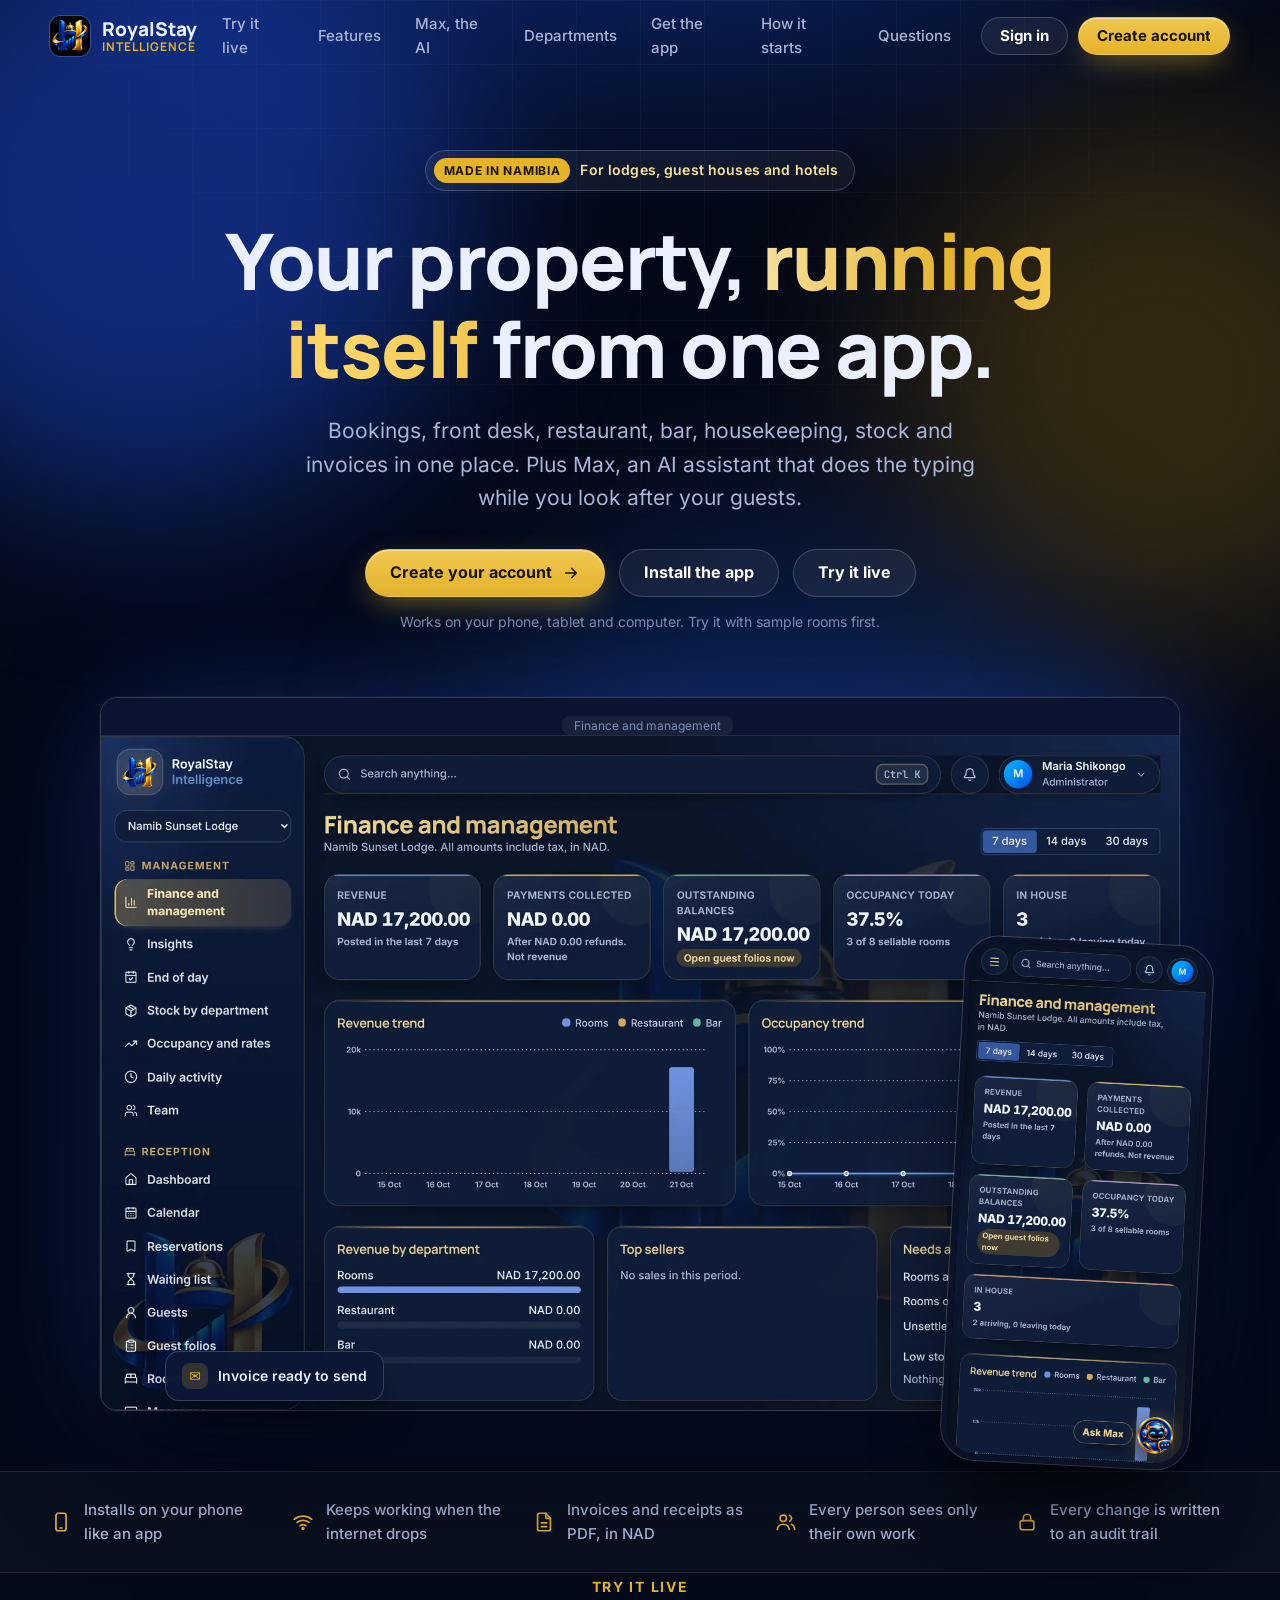
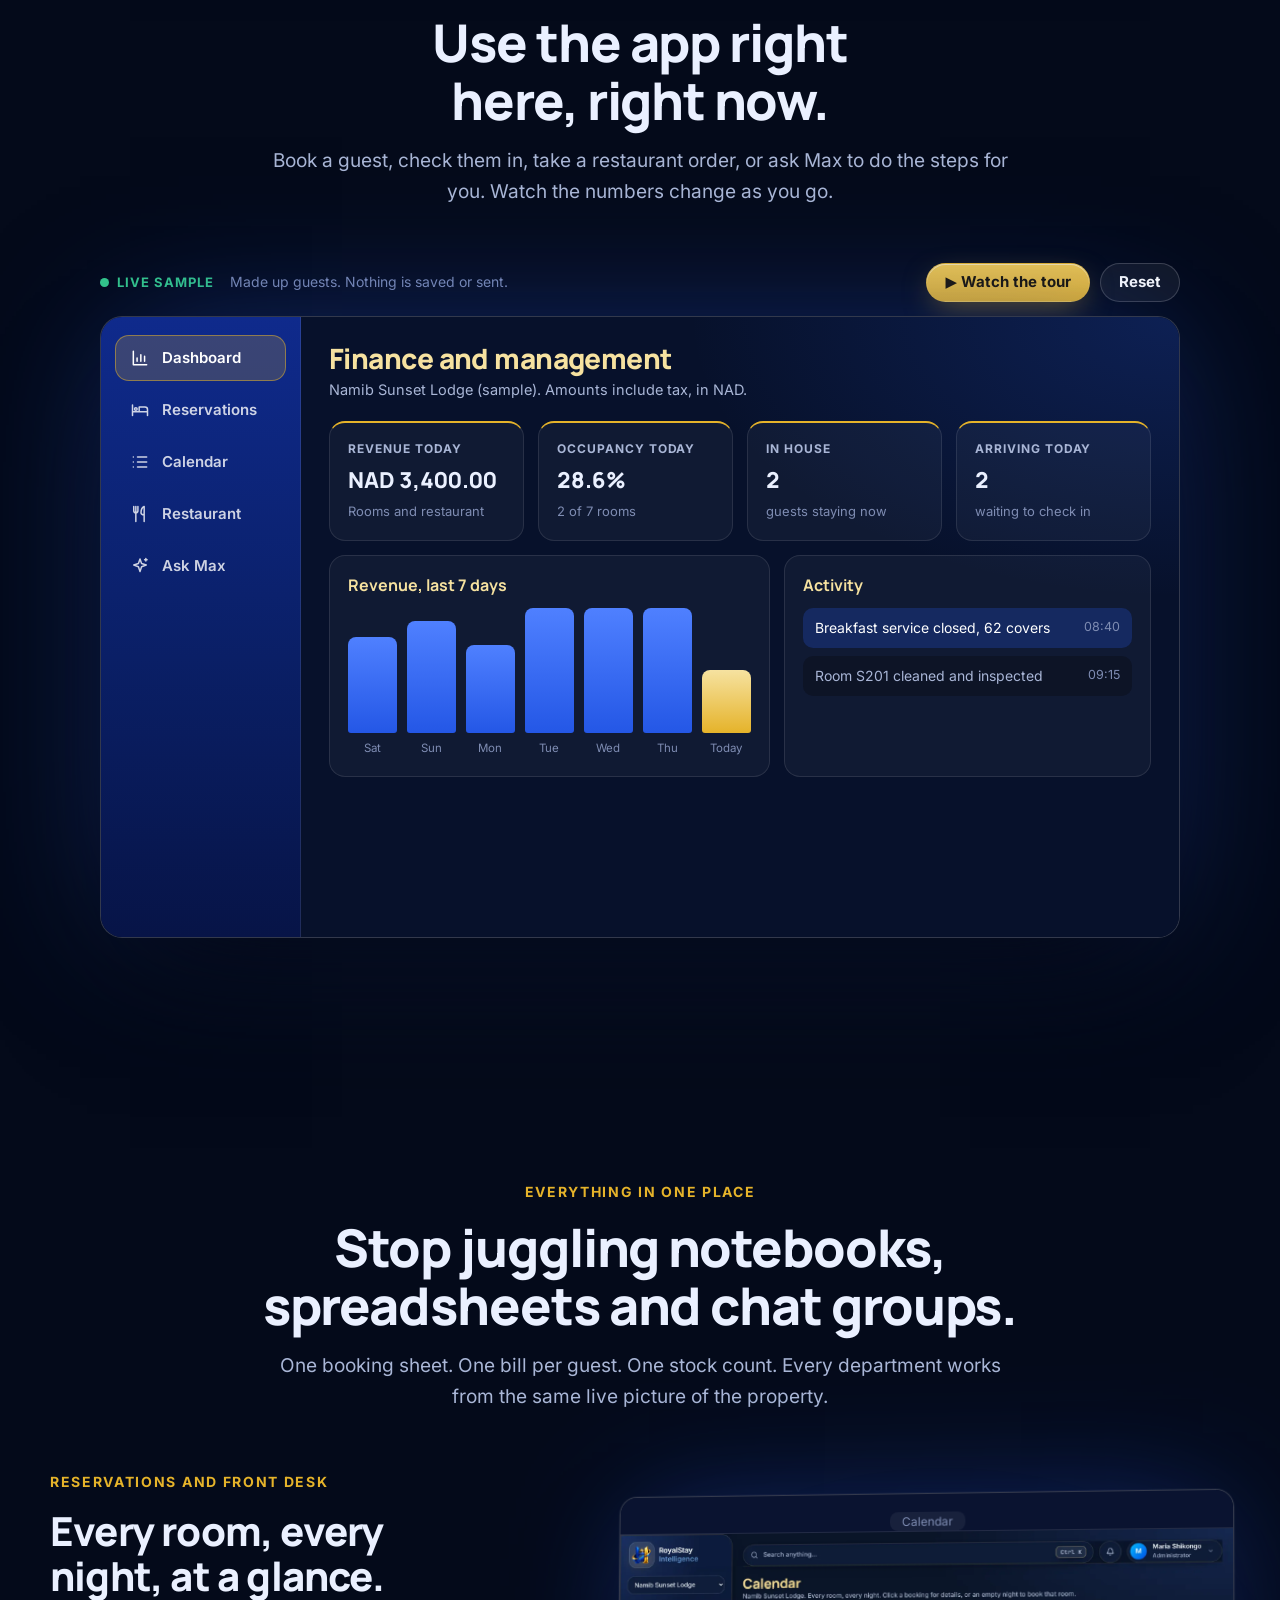
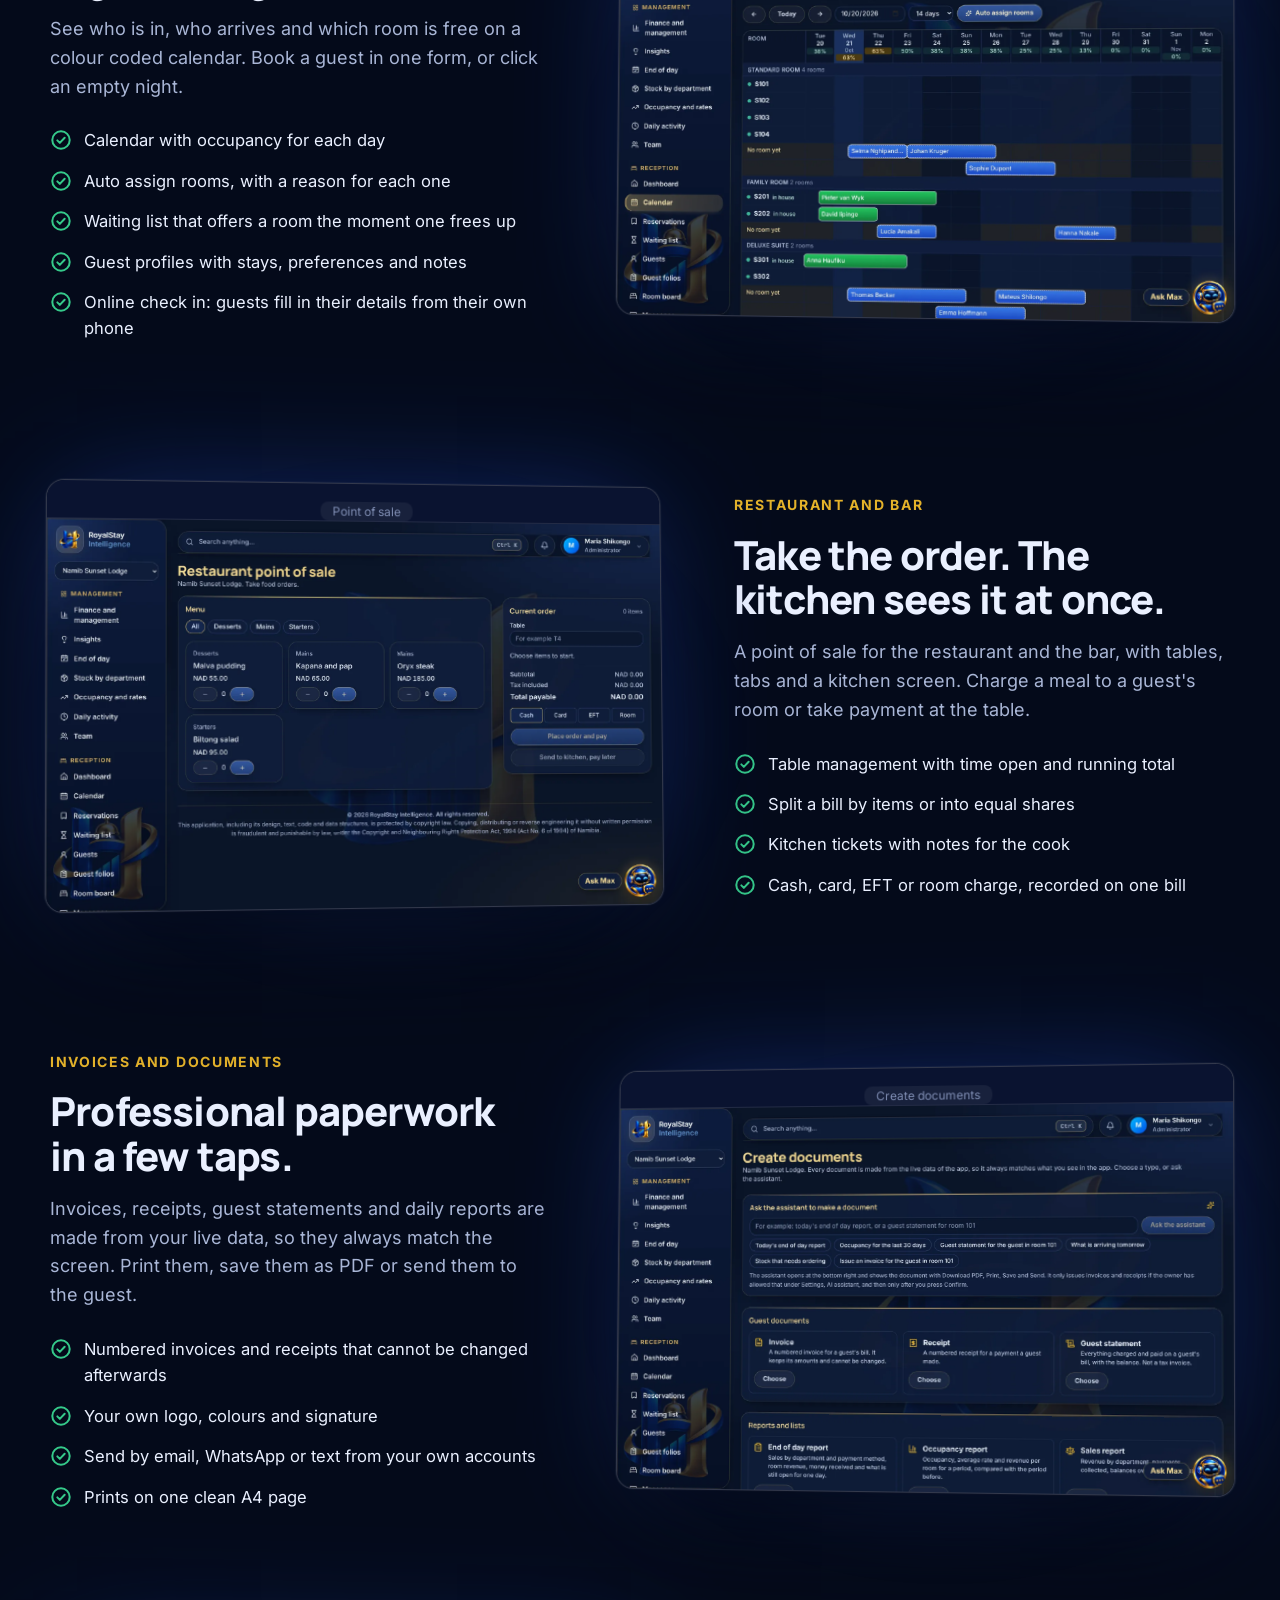
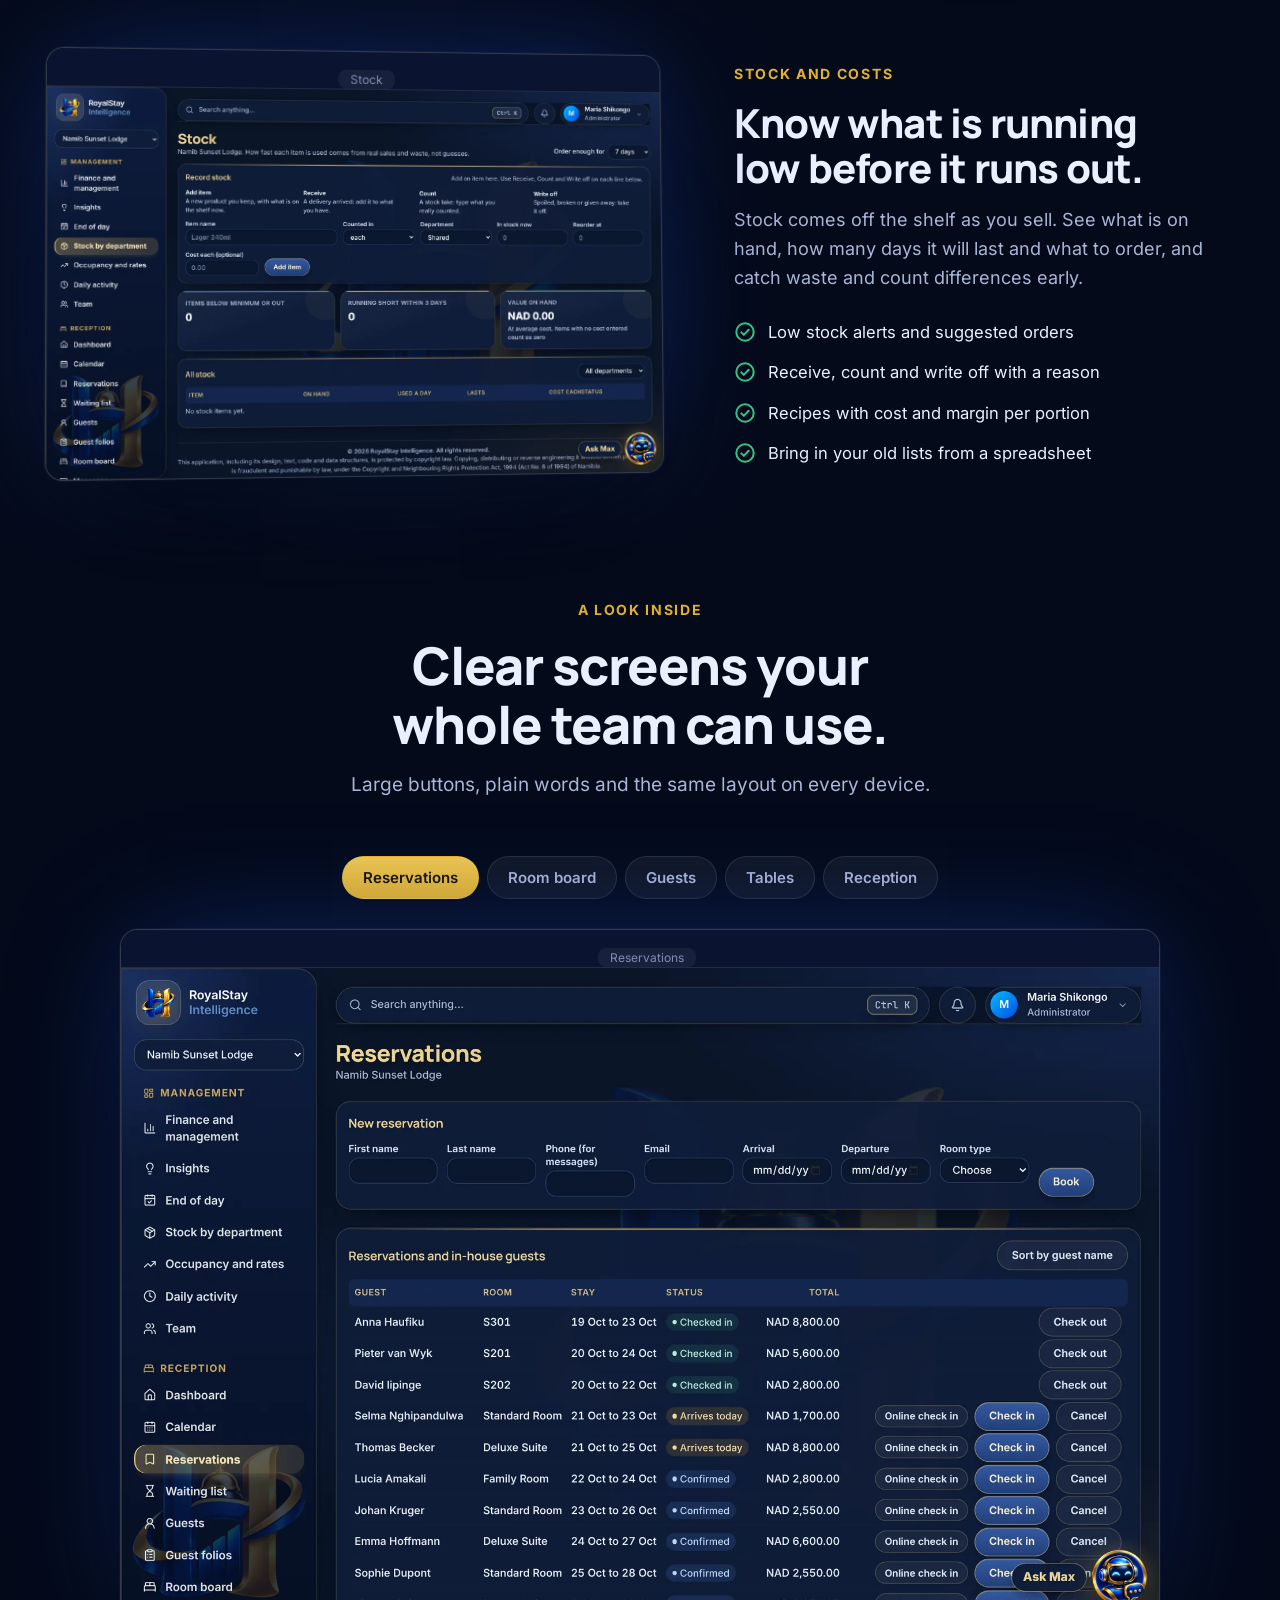
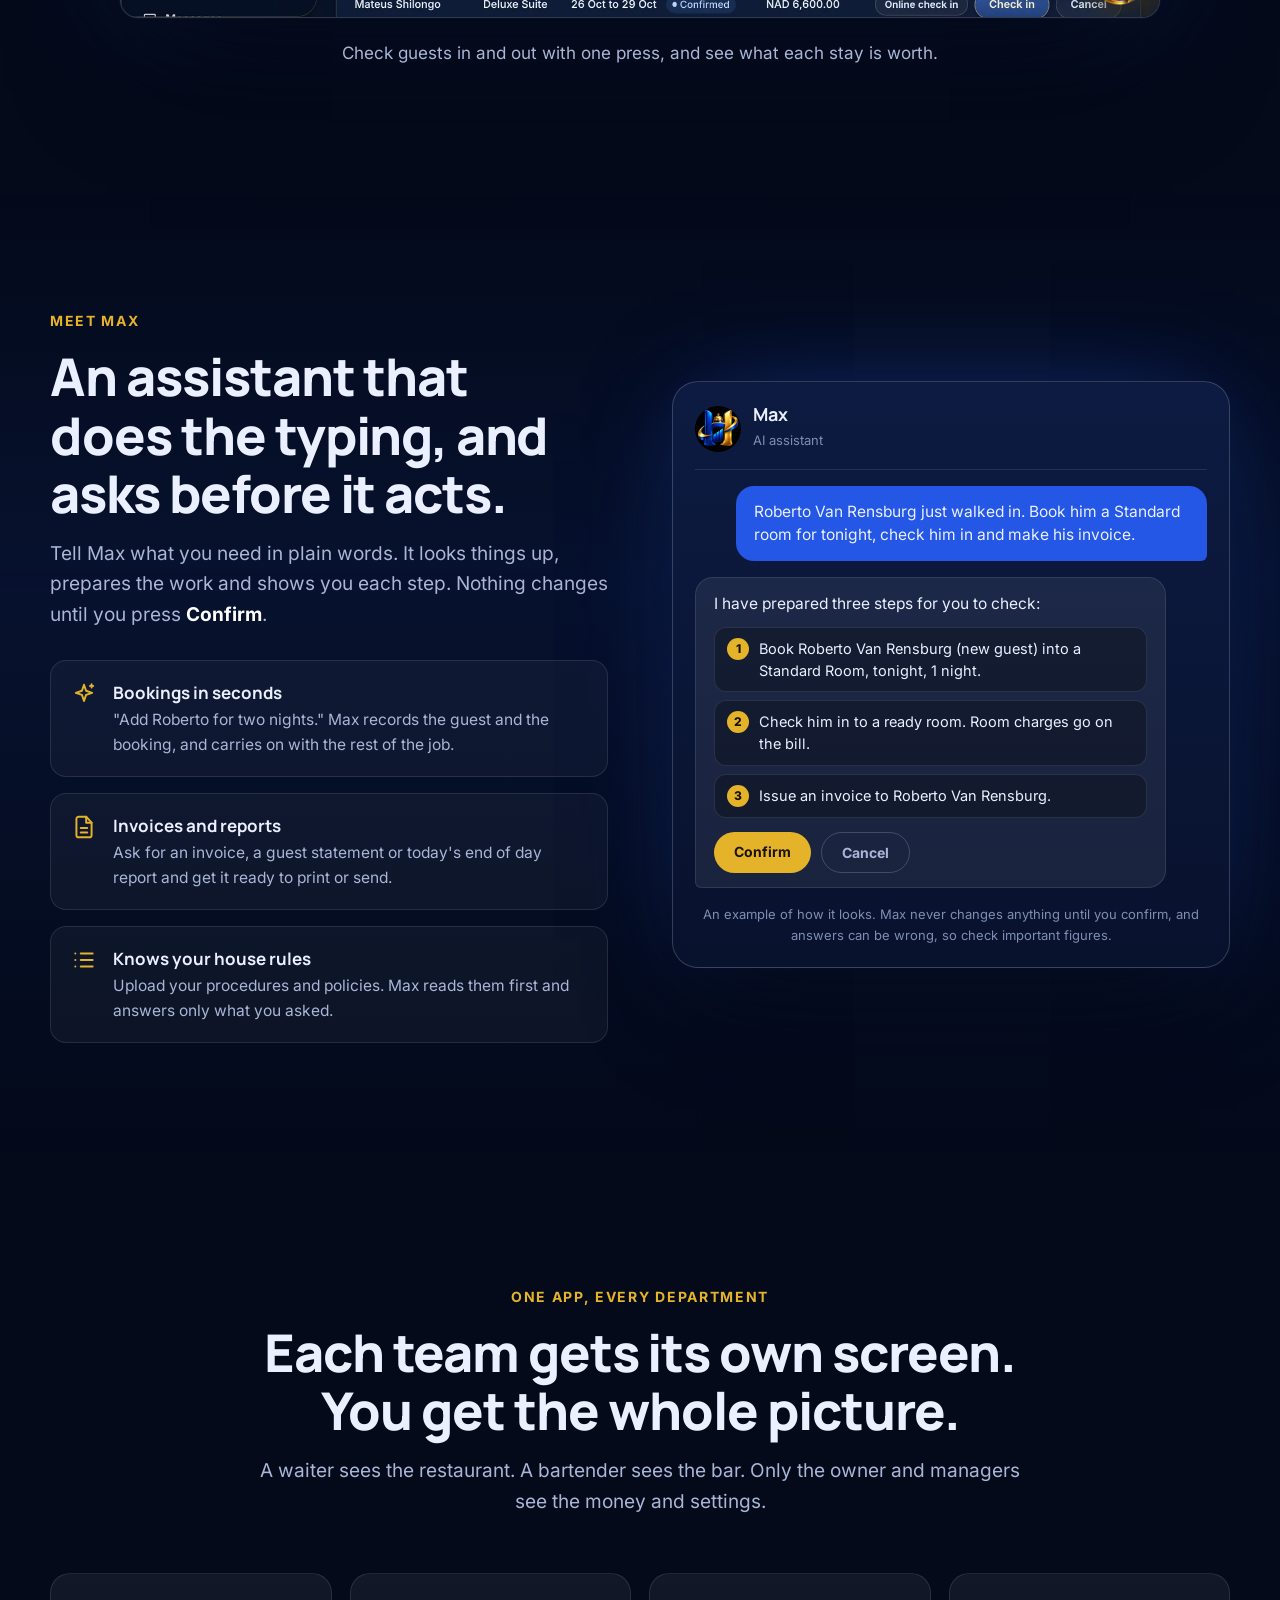
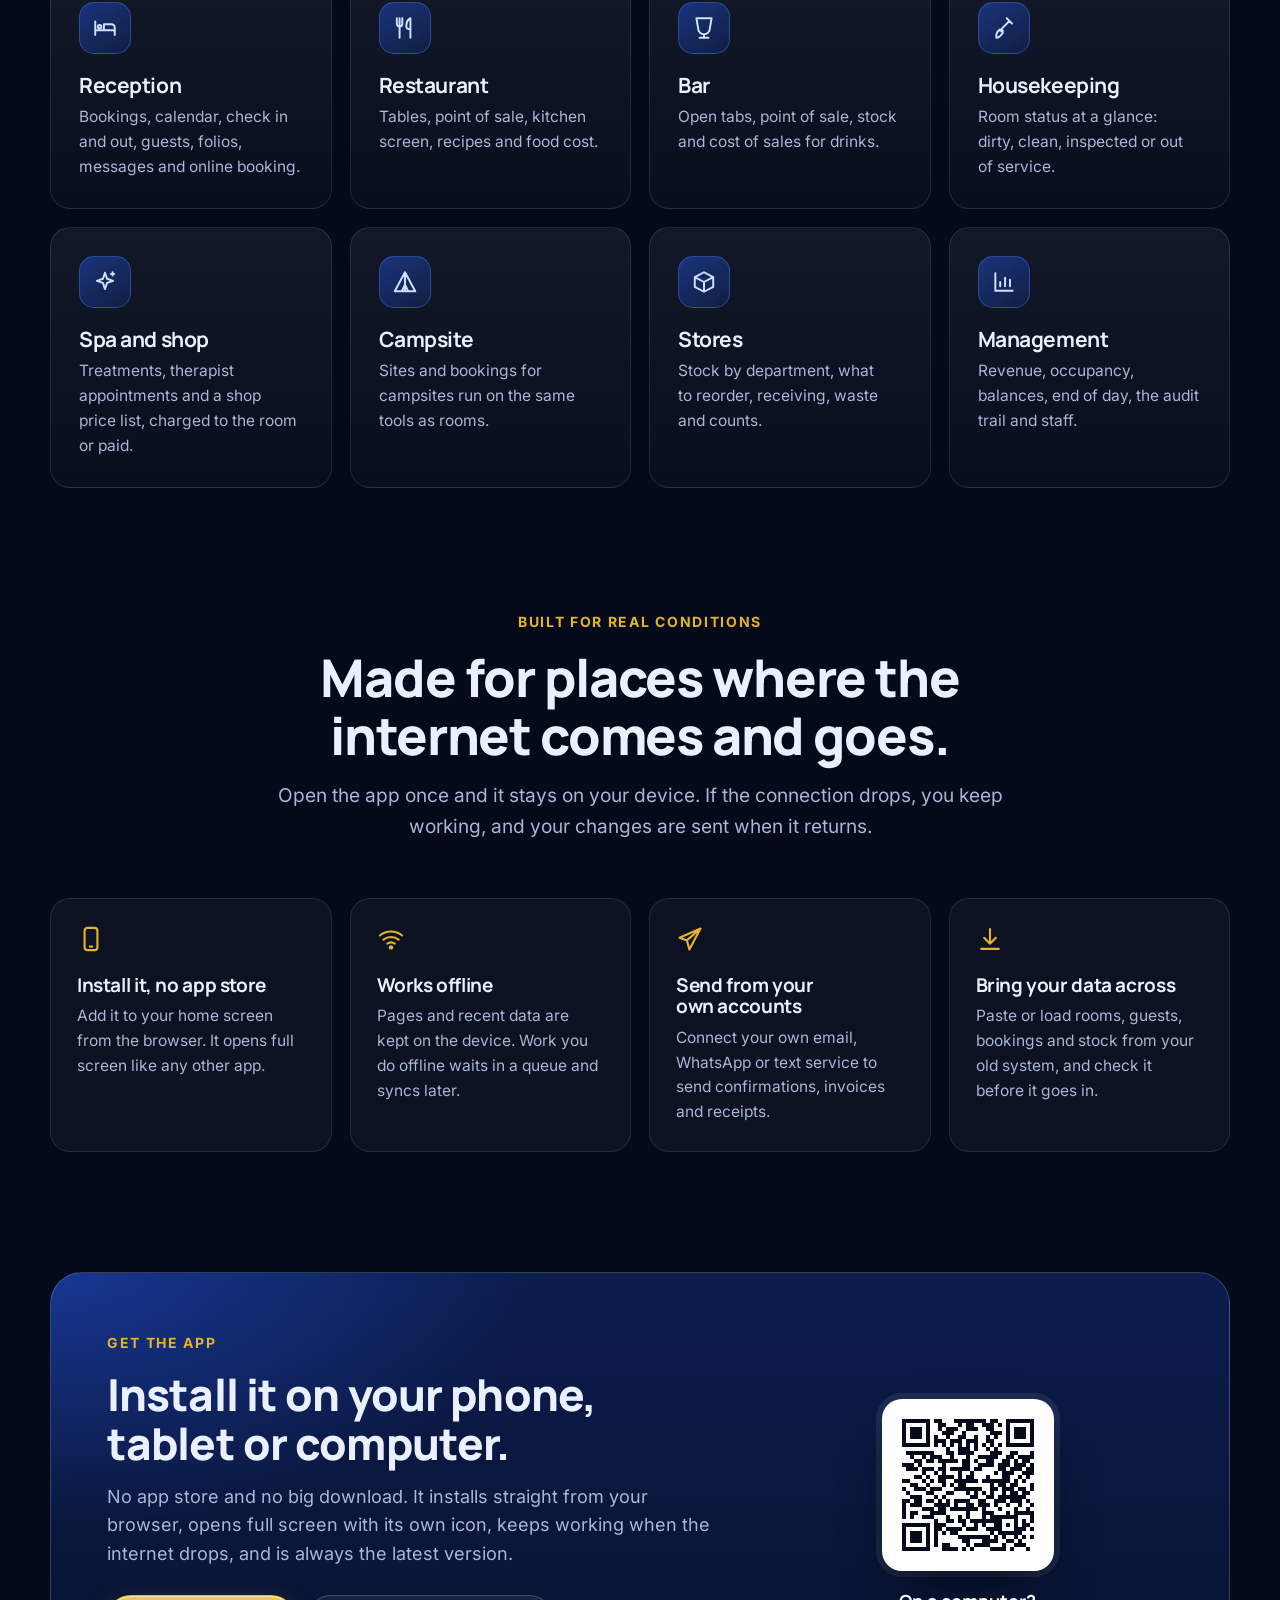
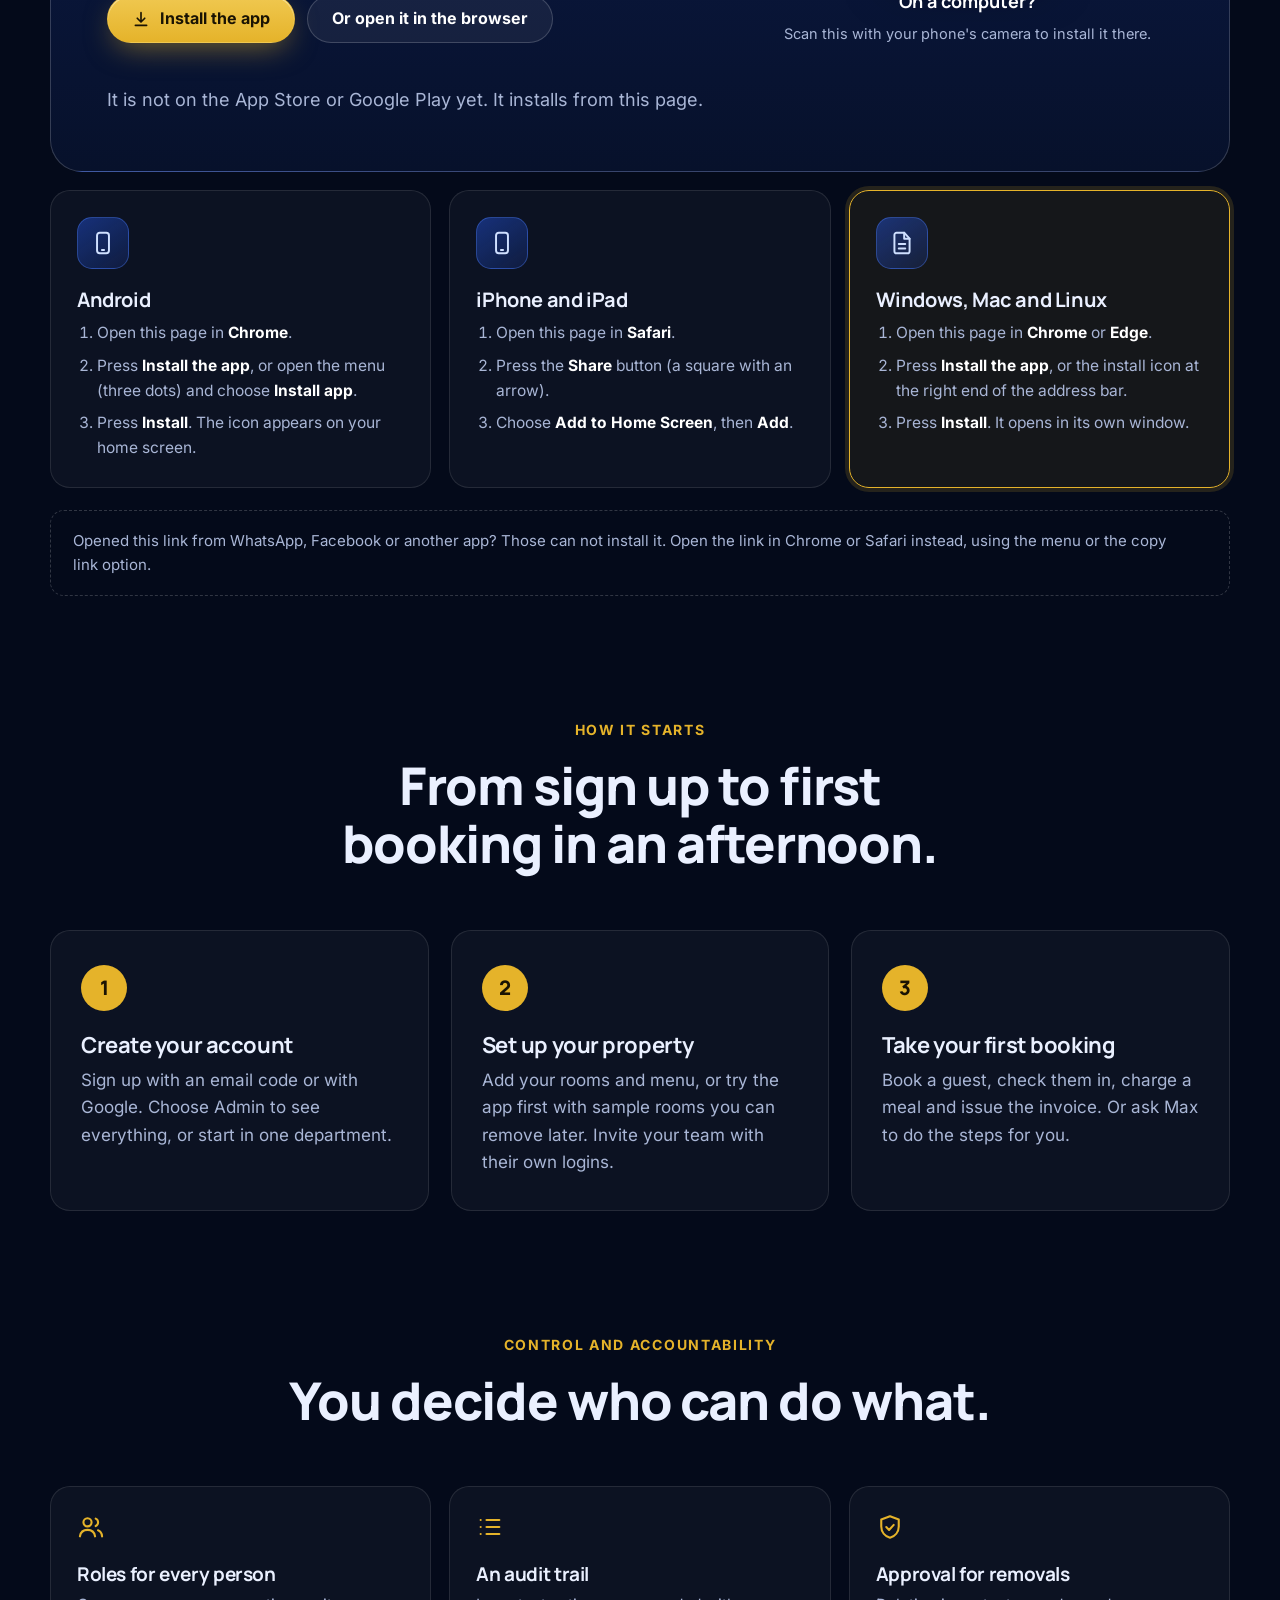
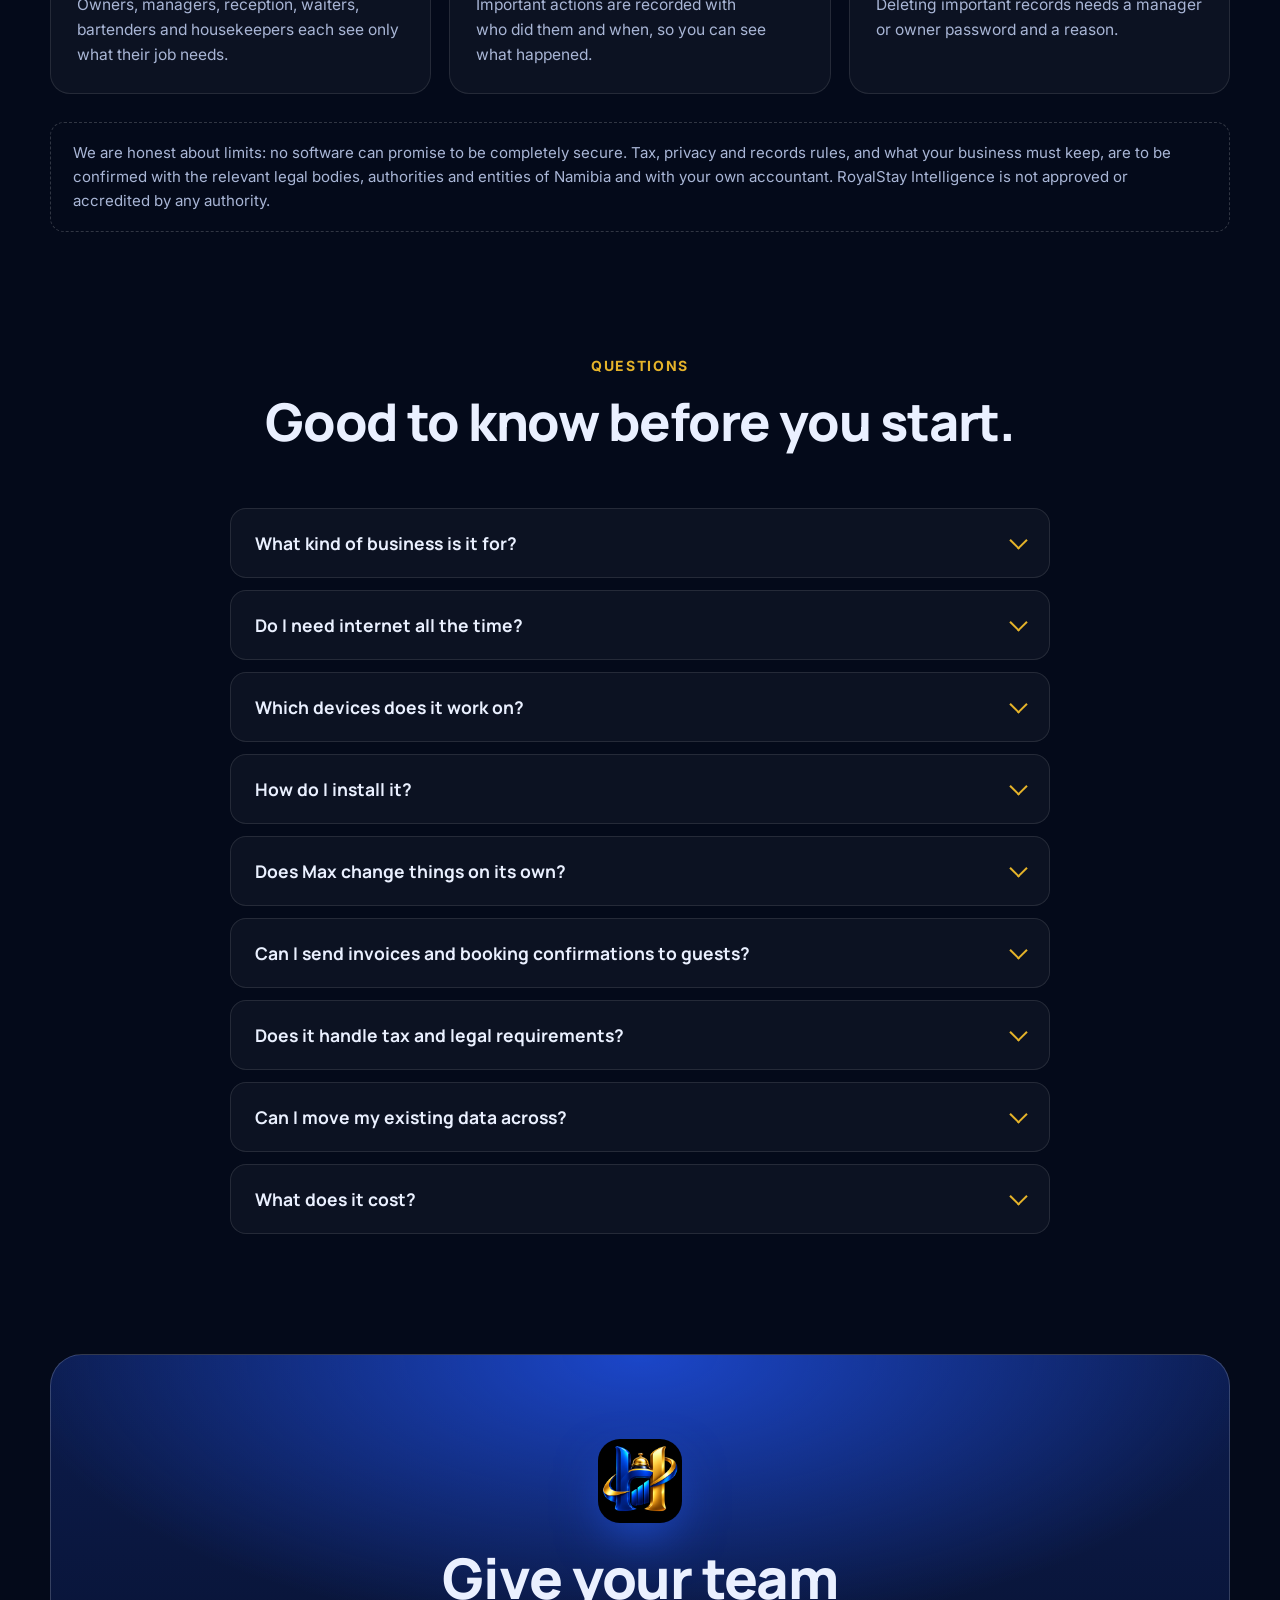
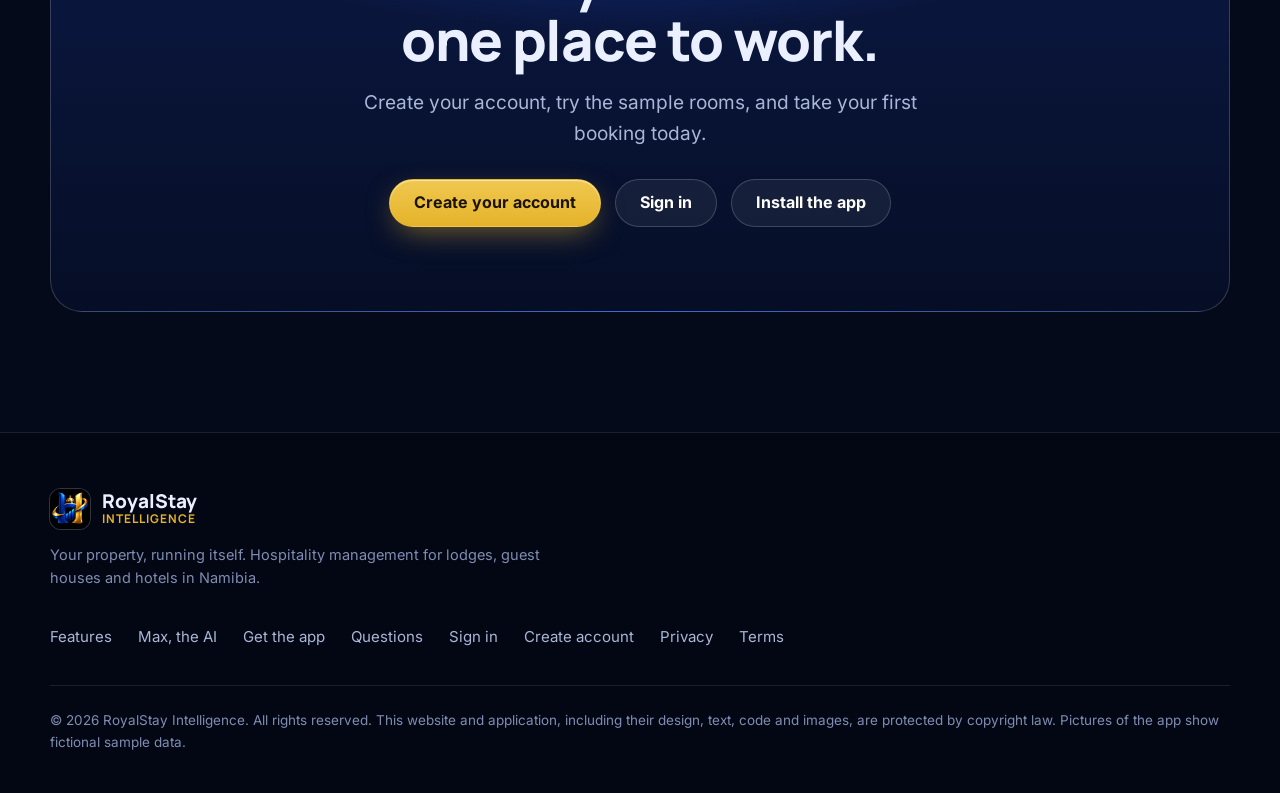
<file: index.html>
<!doctype html>
<html lang="en" class="no-js">
<head>
<meta charset="utf-8">
<meta name="viewport" content="width=device-width, initial-scale=1">
<title>RoyalStay Intelligence | Run your whole property from one app</title>
<meta name="description" content="Reservations, front desk, restaurant, bar, housekeeping, stock and invoices in one app, with Max, an AI assistant that does the typing. Made for lodges, guest houses and hotels in Namibia.">
<meta name="theme-color" content="#040a1a">
<meta name="robots" content="index, follow">
<meta property="og:type" content="website">
<meta property="og:title" content="RoyalStay Intelligence">
<meta property="og:description" content="Run your whole property from one app: bookings, front desk, restaurant, bar, stock, invoices and an AI assistant called Max.">
<meta property="og:image" content="https://mrandrecloete-hub.github.io/royalstay-website/img/og.jpg">
<meta name="twitter:card" content="summary_large_image">
<link rel="icon" type="image/png" href="img/favicon.png">
<link rel="apple-touch-icon" href="img/apple-touch-icon.png">
<link rel="preload" href="fonts/manrope-latin-wght-normal.woff2" as="font" type="font/woff2" crossorigin>
<link rel="preload" href="fonts/inter-latin-wght-normal.woff2" as="font" type="font/woff2" crossorigin>
<link rel="stylesheet" href="css/site.css">
<script>document.documentElement.classList.remove('no-js')</script>
</head>
<body>
<a class="skip" href="#main">Skip to the content</a>

<!-- icons used below -->
<svg width="0" height="0" style="position:absolute" aria-hidden="true">
  <symbol id="i-check" viewBox="0 0 24 24" fill="none" stroke="currentColor" stroke-width="2.2" stroke-linecap="round" stroke-linejoin="round"><circle cx="12" cy="12" r="9.5"/><path d="m8 12.4 2.7 2.7L16 9.6"/></symbol>
  <symbol id="i-phone" viewBox="0 0 24 24" fill="none" stroke="currentColor" stroke-width="1.8" stroke-linecap="round" stroke-linejoin="round"><rect x="6.5" y="2.5" width="11" height="19" rx="2.5"/><path d="M11 18.5h2"/></symbol>
  <symbol id="i-wifi" viewBox="0 0 24 24" fill="none" stroke="currentColor" stroke-width="1.8" stroke-linecap="round" stroke-linejoin="round"><path d="M2.5 9a15 15 0 0 1 19 0M5.5 12.5a10.5 10.5 0 0 1 13 0M8.8 16a5.5 5.5 0 0 1 6.4 0"/><circle cx="12" cy="19.2" r="1" fill="currentColor"/></symbol>
  <symbol id="i-doc" viewBox="0 0 24 24" fill="none" stroke="currentColor" stroke-width="1.8" stroke-linecap="round" stroke-linejoin="round"><path d="M14 2.5H7a2 2 0 0 0-2 2v15a2 2 0 0 0 2 2h10a2 2 0 0 0 2-2V8z"/><path d="M14 2.5V8h5M9 13h6M9 17h6"/></symbol>
  <symbol id="i-lock" viewBox="0 0 24 24" fill="none" stroke="currentColor" stroke-width="1.8" stroke-linecap="round" stroke-linejoin="round"><rect x="4.5" y="10.5" width="15" height="10" rx="2.5"/><path d="M8 10.5V7.5a4 4 0 0 1 8 0v3"/></symbol>
  <symbol id="i-bed" viewBox="0 0 24 24" fill="none" stroke="currentColor" stroke-width="1.8" stroke-linecap="round" stroke-linejoin="round"><path d="M3 18.5V6M3 14h18v4.5M21 14v-2.5a3 3 0 0 0-3-3h-7V14"/><circle cx="7" cy="10.8" r="1.6"/></symbol>
  <symbol id="i-fork" viewBox="0 0 24 24" fill="none" stroke="currentColor" stroke-width="1.8" stroke-linecap="round" stroke-linejoin="round"><path d="M7 3v8M4.5 3v5a2.5 2.5 0 0 0 5 0V3M7 11v10M17 21V3c-2.5 1.2-3.8 4-3.8 7.5 0 1.6 1.4 2.5 3.8 2.5"/></symbol>
  <symbol id="i-glass" viewBox="0 0 24 24" fill="none" stroke="currentColor" stroke-width="1.8" stroke-linecap="round" stroke-linejoin="round"><path d="M5 3h14l-1.6 9.4a5.4 5.4 0 0 1-10.8 0zM12 17.8V21M8 21h8"/></symbol>
  <symbol id="i-spark" viewBox="0 0 24 24" fill="none" stroke="currentColor" stroke-width="1.8" stroke-linecap="round" stroke-linejoin="round"><path d="M12 3.5 13.9 9l5.6 1.9-5.6 1.9L12 18.5l-1.9-5.7L4.5 10.9 10.1 9zM19 3v3M20.5 4.5h-3"/></symbol>
  <symbol id="i-broom" viewBox="0 0 24 24" fill="none" stroke="currentColor" stroke-width="1.8" stroke-linecap="round" stroke-linejoin="round"><path d="m14.5 3 5 5M17 5.5 9.5 13M5 21c-.5-2.5.5-5.5 3-7.5l3 3C9 19 6.5 21.5 5 21zM9.5 13l1.6 1.6"/></symbol>
  <symbol id="i-box" viewBox="0 0 24 24" fill="none" stroke="currentColor" stroke-width="1.8" stroke-linecap="round" stroke-linejoin="round"><path d="m3.5 7.5 8.5-4.5 8.5 4.5v9L12 21l-8.5-4.5zM3.5 7.5 12 12l8.5-4.5M12 12v9"/></symbol>
  <symbol id="i-chart" viewBox="0 0 24 24" fill="none" stroke="currentColor" stroke-width="1.8" stroke-linecap="round" stroke-linejoin="round"><path d="M4 20V4M4 20h16M8.5 16v-4M13 16V8M17.5 16v-6"/></symbol>
  <symbol id="i-tent" viewBox="0 0 24 24" fill="none" stroke="currentColor" stroke-width="1.8" stroke-linecap="round" stroke-linejoin="round"><path d="M12 3 2.5 20.5h19zM12 3v17.5M9 20.5l3-6 3 6"/></symbol>
  <symbol id="i-send" viewBox="0 0 24 24" fill="none" stroke="currentColor" stroke-width="1.8" stroke-linecap="round" stroke-linejoin="round"><path d="m21 3-9.5 18-2.2-7.8L3 11zM21 3 9.3 13.2"/></symbol>
  <symbol id="i-shield" viewBox="0 0 24 24" fill="none" stroke="currentColor" stroke-width="1.8" stroke-linecap="round" stroke-linejoin="round"><path d="M12 2.8 4.5 5.5v6c0 4.6 3.1 8.3 7.5 9.7 4.4-1.4 7.5-5.1 7.5-9.7v-6z"/><path d="m8.8 12.1 2.4 2.4 4-4.3"/></symbol>
  <symbol id="i-list" viewBox="0 0 24 24" fill="none" stroke="currentColor" stroke-width="1.8" stroke-linecap="round" stroke-linejoin="round"><path d="M9 6h11M9 12h11M9 18h11M4 6h.01M4 12h.01M4 18h.01"/></symbol>
  <symbol id="i-users" viewBox="0 0 24 24" fill="none" stroke="currentColor" stroke-width="1.8" stroke-linecap="round" stroke-linejoin="round"><circle cx="9" cy="8" r="3.5"/><path d="M2.5 20c.6-3.6 3-5.5 6.5-5.5s5.9 1.9 6.5 5.5M16 4.8a3.5 3.5 0 0 1 0 6.4M18 14.8c2 .6 3.2 2.3 3.5 5.2"/></symbol>
  <symbol id="i-down" viewBox="0 0 24 24" fill="none" stroke="currentColor" stroke-width="1.8" stroke-linecap="round" stroke-linejoin="round"><path d="M12 3.5v12M7 11l5 5 5-5M4.5 20.5h15"/></symbol>
</svg>

<header class="nav" id="nav">
  <div class="wrap">
    <a class="brand" href="#top" aria-label="RoyalStay Intelligence, top of the page">
      <img src="img/logo.png" alt="" width="40" height="40">
      <span>RoyalStay<small>Intelligence</small></span>
    </a>
    <nav class="links" id="links" aria-label="Main">
      <a href="#demo">Try it live</a>
      <a href="#features">Features</a>
      <a href="#max">Max, the AI</a>
      <a href="#departments">Departments</a>
      <a href="#get">Get the app</a>
      <a href="#how">How it starts</a>
      <a href="#faq">Questions</a>
    </nav>
    <div class="nav-cta">
      <a class="btn ghost sm" href="https://royaltystay.abrdns.com/login">Sign in</a>
      <a class="btn primary sm" href="https://royaltystay.abrdns.com/register">Create account</a>
      <button class="burger" id="burger" aria-label="Menu" aria-expanded="false" aria-controls="links"><span></span></button>
    </div>
  </div>
</header>

<main id="main">
<!-- ===================================================== hero -->
<section class="hero" id="top">
  <div class="glow" aria-hidden="true"><i class="a"></i><i class="b"></i><i class="c"></i></div>
  <div class="grid-bg" aria-hidden="true"></div>
  <div class="wrap">
    <div class="hero-copy">
      <span class="eyebrow rv"><b>Made in Namibia</b> For lodges, guest houses and hotels</span>
      <h1 class="rv d1">Your property, <span class="grad">running itself</span> from one app.</h1>
      <p class="lead rv d2">Bookings, front desk, restaurant, bar, housekeeping, stock and invoices in one place. Plus Max, an AI assistant that does the typing while you look after your guests.</p>
      <div class="hero-actions rv d3">
        <a class="btn primary" href="https://royaltystay.abrdns.com/register">Create your account
          <svg viewBox="0 0 24 24" fill="none" stroke="currentColor" stroke-width="2.2" stroke-linecap="round" stroke-linejoin="round"><path d="M5 12h14M13 6l6 6-6 6"/></svg></a>
        <button class="btn ghost" type="button" data-install>Install the app</button>
        <a class="btn ghost" href="#demo">Try it live</a>
      </div>
      <p class="fine rv d3">Works on your phone, tablet and computer. Try it with sample rooms first.</p>
    </div>

    <div class="stage rv d2">
      <div class="chip one"><i>&#10003;</i> Room S301 checked in</div>
      <div class="chip two"><i>&#9993;</i> Invoice ready to send</div>
      <div class="browser">
        <div class="bar"><i></i><i></i><i></i><span>Finance and management</span></div>
        <img src="img/dashboard.webp" width="1800" height="1125" alt="The management dashboard showing revenue, occupancy, in house guests and trends for a lodge.">
      </div>
      <div class="phone"><img src="img/phone-dashboard.webp" width="780" height="1688" alt="The same dashboard on a phone."></div>
    </div>
  </div>
</section>

<!-- ===================================================== strip -->
<div class="strip">
  <div class="wrap">
    <ul>
      <li><svg><use href="#i-phone"/></svg> Installs on your phone like an app</li>
      <li><svg><use href="#i-wifi"/></svg> Keeps working when the internet drops</li>
      <li><svg><use href="#i-doc"/></svg> Invoices and receipts as PDF, in NAD</li>
      <li><svg><use href="#i-users"/></svg> Every person sees only their own work</li>
      <li><svg><use href="#i-lock"/></svg> Every change is written to an audit trail</li>
    </ul>
  </div>
</div>

<!-- ===================================================== live demo -->
<section class="pad" id="demo" style="padding-top:0">
  <div class="wrap">
    <div class="sec-head center rv">
      <span class="kicker">Try it live</span>
      <h2>Use the app right here, right now.</h2>
      <p>Book a guest, check them in, take a restaurant order, or ask Max to do the steps for you. Watch the numbers change as you go.</p>
    </div>
    <div class="demo rv d1" id="demoRoot"><noscript><img src="img/dashboard.webp" alt="The management dashboard of the app" width="1800" height="1125"></noscript></div>
  </div>
</section>

<!-- ===================================================== features -->
<section class="pad" id="features">
  <div class="wrap">
    <div class="sec-head center rv">
      <span class="kicker">Everything in one place</span>
      <h2>Stop juggling notebooks, spreadsheets and chat groups.</h2>
      <p>One booking sheet. One bill per guest. One stock count. Every department works from the same live picture of the property.</p>
    </div>

    <div class="row">
      <div class="copy rv">
        <span class="kicker">Reservations and front desk</span>
        <h3>Every room, every night, at a glance.</h3>
        <p>See who is in, who arrives and which room is free on a colour coded calendar. Book a guest in one form, or click an empty night.</p>
        <ul class="ticks">
          <li><svg><use href="#i-check"/></svg> Calendar with occupancy for each day</li>
          <li><svg><use href="#i-check"/></svg> Auto assign rooms, with a reason for each one</li>
          <li><svg><use href="#i-check"/></svg> Waiting list that offers a room the moment one frees up</li>
          <li><svg><use href="#i-check"/></svg> Guest profiles with stays, preferences and notes</li>
          <li><svg><use href="#i-check"/></svg> Online check in: guests fill in their details from their own phone</li>
        </ul>
      </div>
      <div class="shot rv d1"><div class="browser"><div class="bar"><i></i><i></i><i></i><span>Calendar</span></div><img loading="lazy" src="img/calendar.webp" width="1800" height="1125" alt="The calendar: every room by night, with bookings in colour and occupancy for each day."></div></div>
    </div>

    <div class="row flip">
      <div class="copy rv">
        <span class="kicker">Restaurant and bar</span>
        <h3>Take the order. The kitchen sees it at once.</h3>
        <p>A point of sale for the restaurant and the bar, with tables, tabs and a kitchen screen. Charge a meal to a guest's room or take payment at the table.</p>
        <ul class="ticks">
          <li><svg><use href="#i-check"/></svg> Table management with time open and running total</li>
          <li><svg><use href="#i-check"/></svg> Split a bill by items or into equal shares</li>
          <li><svg><use href="#i-check"/></svg> Kitchen tickets with notes for the cook</li>
          <li><svg><use href="#i-check"/></svg> Cash, card, EFT or room charge, recorded on one bill</li>
        </ul>
      </div>
      <div class="shot rv d1"><div class="browser"><div class="bar"><i></i><i></i><i></i><span>Point of sale</span></div><img loading="lazy" src="img/pos.webp" width="1800" height="1125" alt="The restaurant point of sale with the menu, the current order and payment choices."></div></div>
    </div>

    <div class="row">
      <div class="copy rv">
        <span class="kicker">Invoices and documents</span>
        <h3>Professional paperwork in a few taps.</h3>
        <p>Invoices, receipts, guest statements and daily reports are made from your live data, so they always match the screen. Print them, save them as PDF or send them to the guest.</p>
        <ul class="ticks">
          <li><svg><use href="#i-check"/></svg> Numbered invoices and receipts that cannot be changed afterwards</li>
          <li><svg><use href="#i-check"/></svg> Your own logo, colours and signature</li>
          <li><svg><use href="#i-check"/></svg> Send by email, WhatsApp or text from your own accounts</li>
          <li><svg><use href="#i-check"/></svg> Prints on one clean A4 page</li>
        </ul>
      </div>
      <div class="shot rv d1"><div class="browser"><div class="bar"><i></i><i></i><i></i><span>Create documents</span></div><img loading="lazy" src="img/create-docs.webp" width="1800" height="1125" alt="The Create documents page with invoice, receipt, guest statement and report choices."></div></div>
    </div>

    <div class="row flip">
      <div class="copy rv">
        <span class="kicker">Stock and costs</span>
        <h3>Know what is running low before it runs out.</h3>
        <p>Stock comes off the shelf as you sell. See what is on hand, how many days it will last and what to order, and catch waste and count differences early.</p>
        <ul class="ticks">
          <li><svg><use href="#i-check"/></svg> Low stock alerts and suggested orders</li>
          <li><svg><use href="#i-check"/></svg> Receive, count and write off with a reason</li>
          <li><svg><use href="#i-check"/></svg> Recipes with cost and margin per portion</li>
          <li><svg><use href="#i-check"/></svg> Bring in your old lists from a spreadsheet</li>
        </ul>
      </div>
      <div class="shot rv d1"><div class="browser"><div class="bar"><i></i><i></i><i></i><span>Stock</span></div><img loading="lazy" src="img/stock.webp" width="1800" height="1125" alt="The stock page showing items on hand, days left and suggested orders."></div></div>
    </div>
  </div>
</section>

<!-- ===================================================== gallery -->
<section class="pad" id="see" style="padding-top:0">
  <div class="wrap">
    <div class="sec-head center rv">
      <span class="kicker">A look inside</span>
      <h2>Clear screens your whole team can use.</h2>
      <p>Large buttons, plain words and the same layout on every device.</p>
    </div>
    <div class="tabs rv" role="tablist" aria-label="Screens">
      <button class="tab" role="tab" aria-selected="true" data-p="g1">Reservations</button>
      <button class="tab" role="tab" aria-selected="false" data-p="g2">Room board</button>
      <button class="tab" role="tab" aria-selected="false" data-p="g3">Guests</button>
      <button class="tab" role="tab" aria-selected="false" data-p="g4">Tables</button>
      <button class="tab" role="tab" aria-selected="false" data-p="g5">Reception</button>
    </div>
    <div class="gallery rv d1">
      <figure class="pane on" id="g1" role="tabpanel" style="margin:0"><div class="browser"><div class="bar"><i></i><i></i><i></i><span>Reservations</span></div><img loading="lazy" src="img/reservations.webp" width="1800" height="1125" alt="The reservations list with check in and check out buttons."></div><figcaption>Check guests in and out with one press, and see what each stay is worth.</figcaption></figure>
      <figure class="pane" id="g2" role="tabpanel" style="margin:0"><div class="browser"><div class="bar"><i></i><i></i><i></i><span>Room board</span></div><img loading="lazy" src="img/roomboard.webp" width="1800" height="1125" alt="The room board showing every room and its status."></div><figcaption>Every room and its status. Add new rooms in seconds, even a whole range like 101 to 110.</figcaption></figure>
      <figure class="pane" id="g3" role="tabpanel" style="margin:0"><div class="browser"><div class="bar"><i></i><i></i><i></i><span>Guests</span></div><img loading="lazy" src="img/guests.webp" width="1800" height="1125" alt="The guest list with contact details and stays."></div><figcaption>Know your regulars: their stays, spend, likes and notes.</figcaption></figure>
      <figure class="pane" id="g4" role="tabpanel" style="margin:0"><div class="browser"><div class="bar"><i></i><i></i><i></i><span>Tables</span></div><img loading="lazy" src="img/tables.webp" width="1800" height="1125" alt="The restaurant tables page."></div><figcaption>Set up your sections and tables, then watch each one from order to bill.</figcaption></figure>
      <figure class="pane" id="g5" role="tabpanel" style="margin:0"><div class="browser"><div class="bar"><i></i><i></i><i></i><span>Reception</span></div><img loading="lazy" src="img/reception.webp" width="1800" height="1125" alt="The reception dashboard."></div><figcaption>The front desk starts the day with what matters: arrivals, departures and rooms to clean.</figcaption></figure>
    </div>
  </div>
</section>

<!-- ===================================================== Max -->
<section class="pad max" id="max">
  <div class="wrap max-grid">
    <div class="rv">
      <span class="kicker">Meet Max</span>
      <h2 style="font-size:clamp(32px,4.4vw,52px);font-weight:800;margin:14px 0 16px">An assistant that does the typing, and asks before it acts.</h2>
      <p style="color:var(--mute);font-size:19px">Tell Max what you need in plain words. It looks things up, prepares the work and shows you each step. Nothing changes until you press <b style="color:#fff">Confirm</b>.</p>
      <div class="cards3">
        <div class="mini"><svg><use href="#i-spark"/></svg><div><b>Bookings in seconds</b><p>"Add Roberto for two nights." Max records the guest and the booking, and carries on with the rest of the job.</p></div></div>
        <div class="mini"><svg><use href="#i-doc"/></svg><div><b>Invoices and reports</b><p>Ask for an invoice, a guest statement or today's end of day report and get it ready to print or send.</p></div></div>
        <div class="mini"><svg><use href="#i-list"/></svg><div><b>Knows your house rules</b><p>Upload your procedures and policies. Max reads them first and answers only what you asked.</p></div></div>
      </div>
    </div>
    <div class="rv d1">
      <div class="chat" aria-label="An example conversation with Max">
        <div class="chat-top"><img src="img/logo.png" alt=""><div><b>Max</b><span>AI assistant</span></div></div>
        <div class="msg me">Roberto Van Rensburg just walked in. Book him a Standard room for tonight, check him in and make his invoice.</div>
        <div class="msg ai">I have prepared three steps for you to check:
          <div class="plan">
            <div><em>1</em><span>Book Roberto Van Rensburg (new guest) into a Standard Room, tonight, 1 night.</span></div>
            <div><em>2</em><span>Check him in to a ready room. Room charges go on the bill.</span></div>
            <div><em>3</em><span>Issue an invoice to Roberto Van Rensburg.</span></div>
          </div>
          <div class="plan-actions"><span class="y">Confirm</span><span class="n">Cancel</span></div>
        </div>
        <p class="chat-note">An example of how it looks. Max never changes anything until you confirm, and answers can be wrong, so check important figures.</p>
      </div>
    </div>
  </div>
</section>

<!-- ===================================================== departments -->
<section class="pad" id="departments">
  <div class="wrap">
    <div class="sec-head center rv">
      <span class="kicker">One app, every department</span>
      <h2>Each team gets its own screen. You get the whole picture.</h2>
      <p>A waiter sees the restaurant. A bartender sees the bar. Only the owner and managers see the money and settings.</p>
    </div>
    <div class="depts">
      <div class="dept rv"><div class="ico"><svg><use href="#i-bed"/></svg></div><h3>Reception</h3><p>Bookings, calendar, check in and out, guests, folios, messages and online booking.</p></div>
      <div class="dept rv d1"><div class="ico"><svg><use href="#i-fork"/></svg></div><h3>Restaurant</h3><p>Tables, point of sale, kitchen screen, recipes and food cost.</p></div>
      <div class="dept rv d2"><div class="ico"><svg><use href="#i-glass"/></svg></div><h3>Bar</h3><p>Open tabs, point of sale, stock and cost of sales for drinks.</p></div>
      <div class="dept rv"><div class="ico"><svg><use href="#i-broom"/></svg></div><h3>Housekeeping</h3><p>Room status at a glance: dirty, clean, inspected or out of service.</p></div>
      <div class="dept rv d1"><div class="ico"><svg><use href="#i-spark"/></svg></div><h3>Spa and shop</h3><p>Treatments, therapist appointments and a shop price list, charged to the room or paid.</p></div>
      <div class="dept rv d2"><div class="ico"><svg><use href="#i-tent"/></svg></div><h3>Campsite</h3><p>Sites and bookings for campsites run on the same tools as rooms.</p></div>
      <div class="dept rv"><div class="ico"><svg><use href="#i-box"/></svg></div><h3>Stores</h3><p>Stock by department, what to reorder, receiving, waste and counts.</p></div>
      <div class="dept rv d1"><div class="ico"><svg><use href="#i-chart"/></svg></div><h3>Management</h3><p>Revenue, occupancy, balances, end of day, the audit trail and staff.</p></div>
    </div>
  </div>
</section>

<!-- ===================================================== reliability -->
<section class="pad" style="padding-top:0">
  <div class="wrap">
    <div class="sec-head center rv">
      <span class="kicker">Built for real conditions</span>
      <h2>Made for places where the internet comes and goes.</h2>
      <p>Open the app once and it stays on your device. If the connection drops, you keep working, and your changes are sent when it returns.</p>
    </div>
    <div class="trust">
      <div class="t rv"><svg><use href="#i-phone"/></svg><h3>Install it, no app store</h3><p>Add it to your home screen from the browser. It opens full screen like any other app.</p></div>
      <div class="t rv d1"><svg><use href="#i-wifi"/></svg><h3>Works offline</h3><p>Pages and recent data are kept on the device. Work you do offline waits in a queue and syncs later.</p></div>
      <div class="t rv d2"><svg><use href="#i-send"/></svg><h3>Send from your own accounts</h3><p>Connect your own email, WhatsApp or text service to send confirmations, invoices and receipts.</p></div>
      <div class="t rv"><svg><use href="#i-down"/></svg><h3>Bring your data across</h3><p>Paste or load rooms, guests, bookings and stock from your old system, and check it before it goes in.</p></div>
    </div>
  </div>
</section>

<!-- ===================================================== get the app -->
<section class="pad" id="get" style="padding-top:0">
  <div class="wrap">
    <div class="get rv">
      <div class="get-copy">
        <span class="kicker">Get the app</span>
        <h2>Install it on your phone, tablet or computer.</h2>
        <p>No app store and no big download. It installs straight from your browser, opens full screen with its own icon, keeps working when the internet drops, and is always the latest version.</p>
        <div class="get-actions">
          <button class="btn primary" type="button" data-install id="installBtn">
            <svg viewBox="0 0 24 24" fill="none" stroke="currentColor" stroke-width="2.2" stroke-linecap="round" stroke-linejoin="round"><path d="M12 3.5v12M7 11l5 5 5-5M4.5 20.5h15"/></svg>
            <span data-install-label>Install the app</span></button>
          <a class="btn ghost" href="https://royaltystay.abrdns.com/login">Or open it in the browser</a>
        </div>
        <p class="get-status" id="installStatus" role="status" aria-live="polite"></p>
        <p class="fine">It is not on the App Store or Google Play yet. It installs from this page.</p>
      </div>
      <div class="get-qr">
        <div class="qr"><img src="img/qr.svg" width="148" height="148" alt="QR code that opens this page on your phone" loading="lazy"></div>
        <b>On a computer?</b>
        <span>Scan this with your phone's camera to install it there.</span>
      </div>
    </div>
    <div class="how-install">
      <div class="inst" data-os="android"><div class="ico"><svg><use href="#i-phone"/></svg></div><h3>Android</h3>
        <ol><li>Open this page in <b>Chrome</b>.</li><li>Press <b>Install the app</b>, or open the menu (three dots) and choose <b>Install app</b>.</li><li>Press <b>Install</b>. The icon appears on your home screen.</li></ol></div>
      <div class="inst" data-os="ios"><div class="ico"><svg><use href="#i-phone"/></svg></div><h3>iPhone and iPad</h3>
        <ol><li>Open this page in <b>Safari</b>.</li><li>Press the <b>Share</b> button (a square with an arrow).</li><li>Choose <b>Add to Home Screen</b>, then <b>Add</b>.</li></ol></div>
      <div class="inst" data-os="desktop"><div class="ico"><svg><use href="#i-doc"/></svg></div><h3>Windows, Mac and Linux</h3>
        <ol><li>Open this page in <b>Chrome</b> or <b>Edge</b>.</li><li>Press <b>Install the app</b>, or the install icon at the right end of the address bar.</li><li>Press <b>Install</b>. It opens in its own window.</li></ol></div>
    </div>
    <p class="legal" style="margin-top:22px">Opened this link from WhatsApp, Facebook or another app? Those can not install it. Open the link in Chrome or Safari instead, using the menu or the copy link option.</p>
  </div>
</section>

<!-- ===================================================== how -->
<section class="pad" id="how" style="padding-top:0">
  <div class="wrap">
    <div class="sec-head center rv">
      <span class="kicker">How it starts</span>
      <h2>From sign up to first booking in an afternoon.</h2>
    </div>
    <div class="steps">
      <div class="step rv"><h3>Create your account</h3><p>Sign up with an email code or with Google. Choose Admin to see everything, or start in one department.</p></div>
      <div class="step rv d1"><h3>Set up your property</h3><p>Add your rooms and menu, or try the app first with sample rooms you can remove later. Invite your team with their own logins.</p></div>
      <div class="step rv d2"><h3>Take your first booking</h3><p>Book a guest, check them in, charge a meal and issue the invoice. Or ask Max to do the steps for you.</p></div>
    </div>
  </div>
</section>

<!-- ===================================================== trust -->
<section class="pad" style="padding-top:0">
  <div class="wrap">
    <div class="sec-head center rv">
      <span class="kicker">Control and accountability</span>
      <h2>You decide who can do what.</h2>
    </div>
    <div class="trust">
      <div class="t rv"><svg><use href="#i-users"/></svg><h3>Roles for every person</h3><p>Owners, managers, reception, waiters, bartenders and housekeepers each see only what their job needs.</p></div>
      <div class="t rv d1"><svg><use href="#i-list"/></svg><h3>An audit trail</h3><p>Important actions are recorded with who did them and when, so you can see what happened.</p></div>
      <div class="t rv d2"><svg><use href="#i-shield"/></svg><h3>Approval for removals</h3><p>Deleting important records needs a manager or owner password and a reason.</p></div>
    </div>
    <p class="legal rv">We are honest about limits: no software can promise to be completely secure. Tax, privacy and records rules, and what your business must keep, are to be confirmed with the relevant legal bodies, authorities and entities of Namibia and with your own accountant. RoyalStay Intelligence is not approved or accredited by any authority.</p>
  </div>
</section>

<!-- ===================================================== faq -->
<section class="pad" id="faq" style="padding-top:0">
  <div class="wrap">
    <div class="sec-head center rv">
      <span class="kicker">Questions</span>
      <h2>Good to know before you start.</h2>
    </div>
    <div class="faq rv">
      <details><summary>What kind of business is it for?</summary><p>Lodges, guest houses, hotels, campsites and other places with rooms, a restaurant or a bar. You switch on only the departments you use.</p></details>
      <details><summary>Do I need internet all the time?</summary><p>No. The app is kept on your device, and recent pages and data stay available when the connection drops. Work done offline is sent when you are back online. Sending email or WhatsApp, and Max, need a connection.</p></details>
      <details><summary>Which devices does it work on?</summary><p>Any modern phone, tablet or computer with a web browser. You can install it from this page, so there is nothing to download from a store.</p></details>
      <details><summary>How do I install it?</summary><p>Press "Install the app" on this page. On an iPhone, use Safari, press Share and choose Add to Home Screen. It is not on the App Store or Google Play yet.</p></details>
      <details><summary>Does Max change things on its own?</summary><p>No. Max prepares each step and shows it to you. It only happens when you press Confirm. Max can be wrong, so always check important figures on the page.</p></details>
      <details><summary>Can I send invoices and booking confirmations to guests?</summary><p>Yes, by email, WhatsApp or text message, once you connect your own sending accounts under Settings. Until then they wait in the Messages page for you to send by hand.</p></details>
      <details><summary>Does it handle tax and legal requirements?</summary><p>Bills show tax, and amounts are in NAD. What your business must record, charge and keep is to be confirmed with the relevant legal bodies, authorities and entities of Namibia and with your accountant. We do not claim approval by any authority.</p></details>
      <details><summary>Can I move my existing data across?</summary><p>Yes. The import tool reads rooms, guests, bookings and stock lists from a spreadsheet or an export from another system, and shows you what it found before anything is saved.</p></details>
      <details><summary>What does it cost?</summary><p>Pricing is to be announced. Businesses can create an account now and try the app with sample rooms.</p></details>
    </div>
  </div>
</section>

<!-- ===================================================== call to action -->
<section class="cta">
  <div class="wrap">
    <div class="cta-box rv">
      <img src="img/logo.png" alt="" width="84" height="84">
      <h2>Give your team one place to work.</h2>
      <p>Create your account, try the sample rooms, and take your first booking today.</p>
      <div class="hero-actions" style="margin:0">
        <a class="btn primary" href="https://royaltystay.abrdns.com/register">Create your account</a>
        <a class="btn ghost" href="https://royaltystay.abrdns.com/login">Sign in</a>
        <button class="btn ghost" type="button" data-install>Install the app</button>
      </div>
    </div>
  </div>
</section>
</main>

<footer>
  <div class="wrap">
    <div class="foot">
      <div>
        <a class="brand" href="#top"><img src="img/logo.png" alt="" width="40" height="40"><span>RoyalStay<small>Intelligence</small></span></a>
        <p>Your property, running itself. Hospitality management for lodges, guest houses and hotels in Namibia.</p>
      </div>
      <nav aria-label="Footer">
        <a href="#features">Features</a><a href="#max">Max, the AI</a><a href="#get">Get the app</a><a href="#faq">Questions</a>
        <a href="https://royaltystay.abrdns.com/login">Sign in</a><a href="https://royaltystay.abrdns.com/register">Create account</a>
        <a href="privacy.html">Privacy</a><a href="terms.html">Terms</a>
      </nav>
    </div>
    <div class="copy-line">&copy; 2026 RoyalStay Intelligence. All rights reserved. This website and application, including their design, text, code and images, are protected by copyright law. Pictures of the app show fictional sample data.</div>
  </div>
</footer>

<script src="js/site.js"></script>
<script src="js/demo.js"></script>
</body>
</html>
</file>
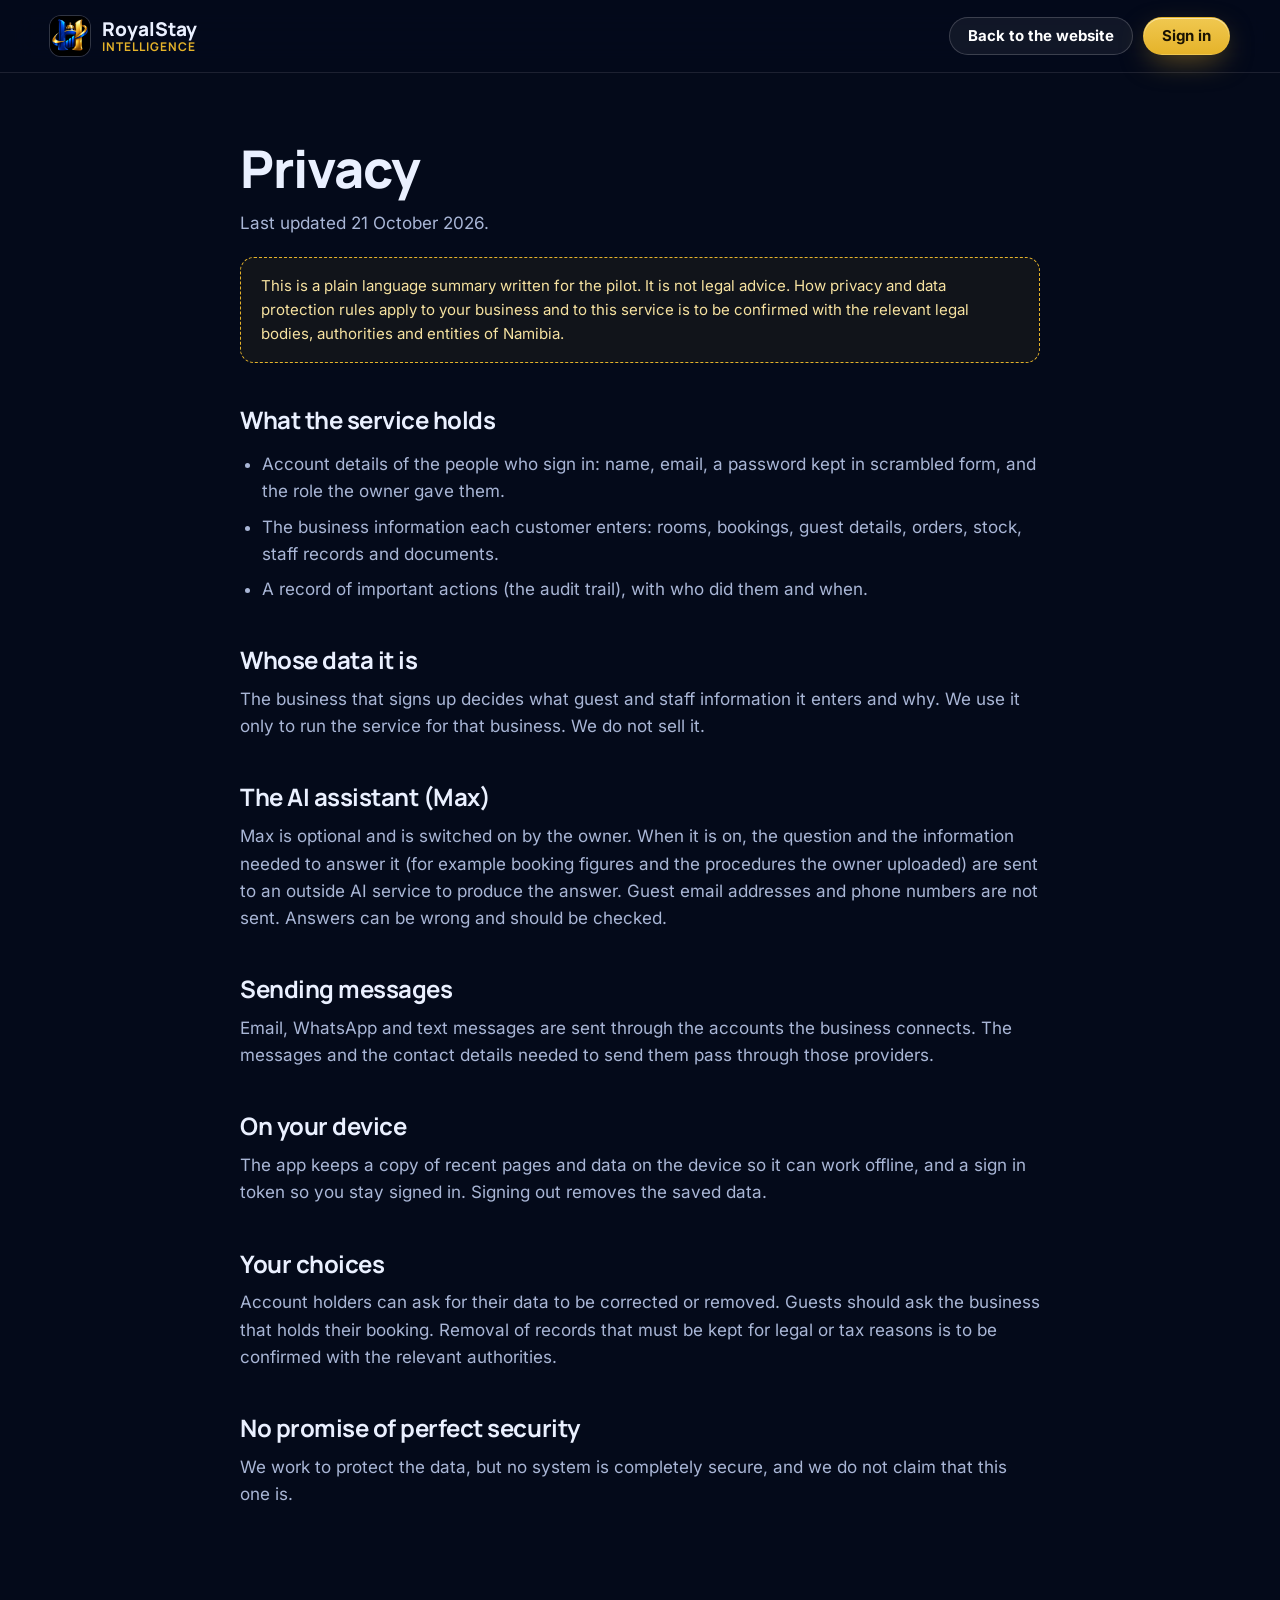
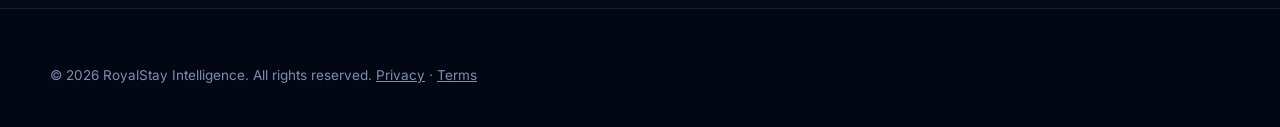
<file: privacy.html>
<!doctype html>
<html lang="en">
<head>
<meta charset="utf-8">
<meta name="viewport" content="width=device-width, initial-scale=1">
<title>Privacy | RoyalStay Intelligence</title>
<meta name="robots" content="index, follow">
<meta name="theme-color" content="#040a1a">
<link rel="icon" type="image/png" href="img/favicon.png">
<link rel="stylesheet" href="css/site.css">
</head>
<body>
<header class="nav solid"><div class="wrap">
  <a class="brand" href="./"><img src="img/logo.png" alt="" width="40" height="40"><span>RoyalStay<small>Intelligence</small></span></a>
  <div class="nav-cta"><a class="btn ghost sm" href="./">Back to the website</a><a class="btn primary sm" href="https://royaltystay.abrdns.com/login">Sign in</a></div>
</div></header>
<main class="doc"><div class="wrap">
<h1>Privacy</h1>
<p>Last updated 21 October 2026.</p>
<p class="note">This is a plain language summary written for the pilot. It is not legal advice. How privacy and data protection rules apply to your business and to this service is to be confirmed with the relevant legal bodies, authorities and entities of Namibia.</p>
<h2>What the service holds</h2>
<ul>
<li>Account details of the people who sign in: name, email, a password kept in scrambled form, and the role the owner gave them.</li>
<li>The business information each customer enters: rooms, bookings, guest details, orders, stock, staff records and documents.</li>
<li>A record of important actions (the audit trail), with who did them and when.</li>
</ul>
<h2>Whose data it is</h2>
<p>The business that signs up decides what guest and staff information it enters and why. We use it only to run the service for that business. We do not sell it.</p>
<h2>The AI assistant (Max)</h2>
<p>Max is optional and is switched on by the owner. When it is on, the question and the information needed to answer it (for example booking figures and the procedures the owner uploaded) are sent to an outside AI service to produce the answer. Guest email addresses and phone numbers are not sent. Answers can be wrong and should be checked.</p>
<h2>Sending messages</h2>
<p>Email, WhatsApp and text messages are sent through the accounts the business connects. The messages and the contact details needed to send them pass through those providers.</p>
<h2>On your device</h2>
<p>The app keeps a copy of recent pages and data on the device so it can work offline, and a sign in token so you stay signed in. Signing out removes the saved data.</p>
<h2>Your choices</h2>
<p>Account holders can ask for their data to be corrected or removed. Guests should ask the business that holds their booking. Removal of records that must be kept for legal or tax reasons is to be confirmed with the relevant authorities.</p>
<h2>No promise of perfect security</h2>
<p>We work to protect the data, but no system is completely secure, and we do not claim that this one is.</p>
</div></main>
<footer><div class="wrap"><div class="copy-line" style="border:0;margin:0;padding:0">&copy; 2026 RoyalStay Intelligence. All rights reserved. <a href="privacy.html" style="color:inherit">Privacy</a> &middot; <a href="terms.html" style="color:inherit">Terms</a></div></div></footer>
</body></html>
</file>
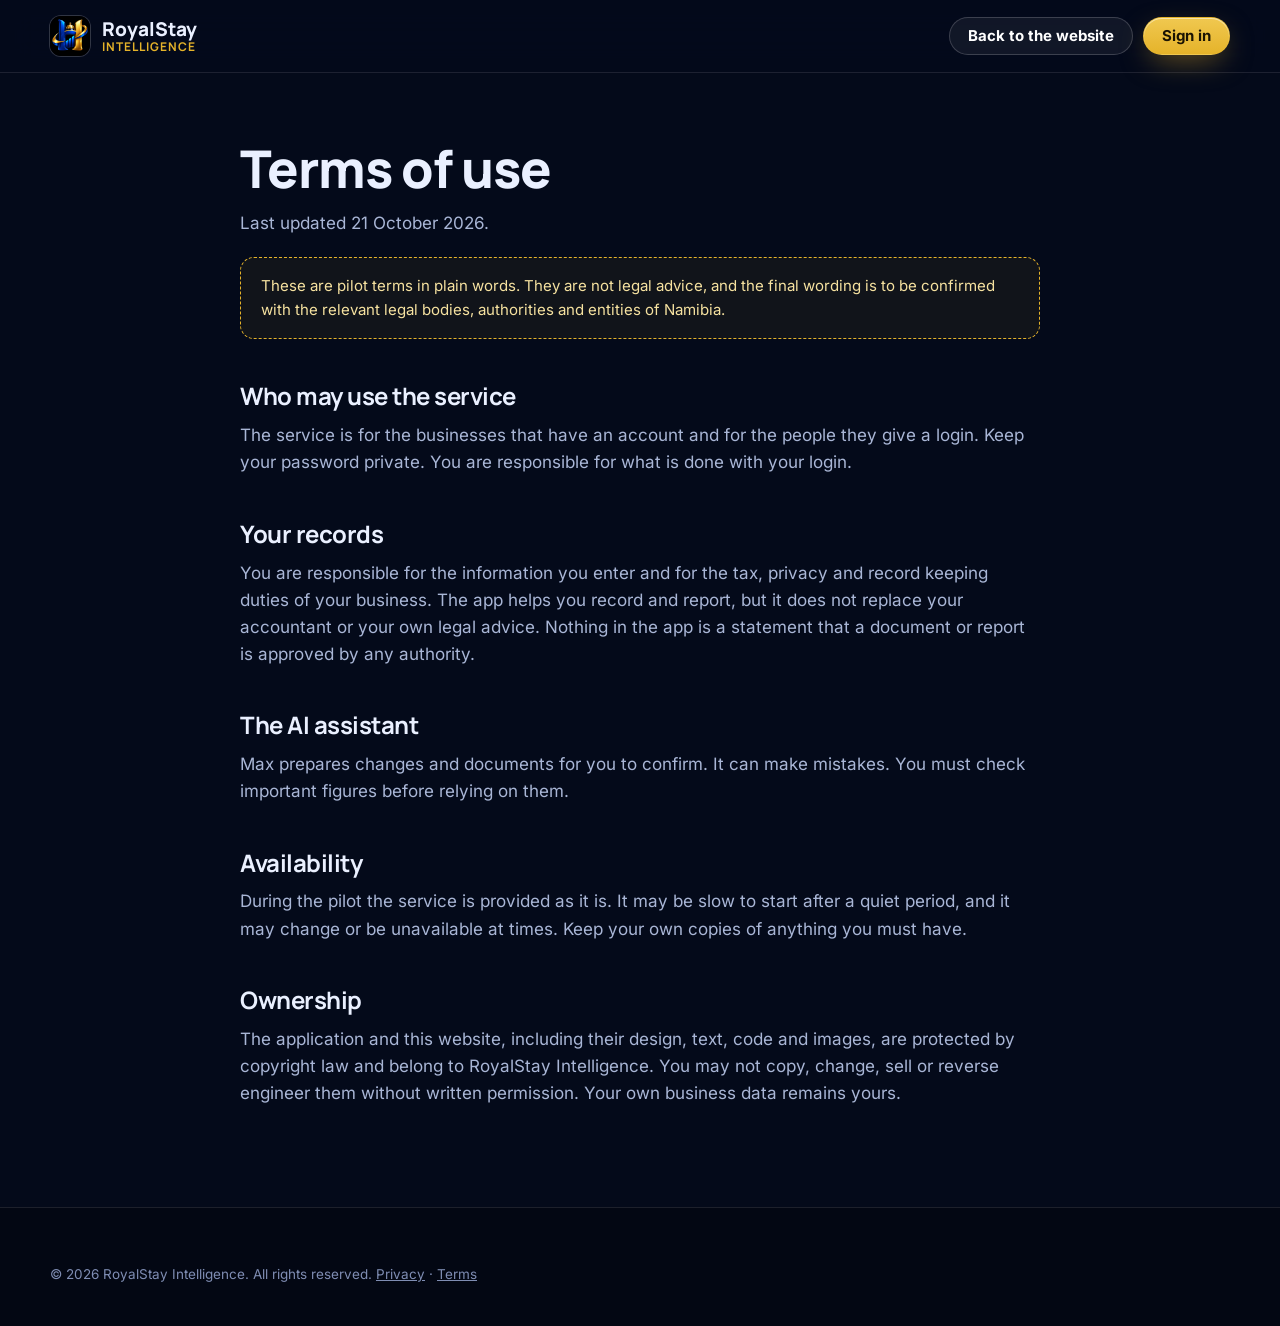
<file: terms.html>
<!doctype html>
<html lang="en">
<head>
<meta charset="utf-8">
<meta name="viewport" content="width=device-width, initial-scale=1">
<title>Terms of use | RoyalStay Intelligence</title>
<meta name="robots" content="index, follow">
<meta name="theme-color" content="#040a1a">
<link rel="icon" type="image/png" href="img/favicon.png">
<link rel="stylesheet" href="css/site.css">
</head>
<body>
<header class="nav solid"><div class="wrap">
  <a class="brand" href="./"><img src="img/logo.png" alt="" width="40" height="40"><span>RoyalStay<small>Intelligence</small></span></a>
  <div class="nav-cta"><a class="btn ghost sm" href="./">Back to the website</a><a class="btn primary sm" href="https://royaltystay.abrdns.com/login">Sign in</a></div>
</div></header>
<main class="doc"><div class="wrap">
<h1>Terms of use</h1>
<p>Last updated 21 October 2026.</p>
<p class="note">These are pilot terms in plain words. They are not legal advice, and the final wording is to be confirmed with the relevant legal bodies, authorities and entities of Namibia.</p>
<h2>Who may use the service</h2>
<p>The service is for the businesses that have an account and for the people they give a login. Keep your password private. You are responsible for what is done with your login.</p>
<h2>Your records</h2>
<p>You are responsible for the information you enter and for the tax, privacy and record keeping duties of your business. The app helps you record and report, but it does not replace your accountant or your own legal advice. Nothing in the app is a statement that a document or report is approved by any authority.</p>
<h2>The AI assistant</h2>
<p>Max prepares changes and documents for you to confirm. It can make mistakes. You must check important figures before relying on them.</p>
<h2>Availability</h2>
<p>During the pilot the service is provided as it is. It may be slow to start after a quiet period, and it may change or be unavailable at times. Keep your own copies of anything you must have.</p>
<h2>Ownership</h2>
<p>The application and this website, including their design, text, code and images, are protected by copyright law and belong to RoyalStay Intelligence. You may not copy, change, sell or reverse engineer them without written permission. Your own business data remains yours.</p>
</div></main>
<footer><div class="wrap"><div class="copy-line" style="border:0;margin:0;padding:0">&copy; 2026 RoyalStay Intelligence. All rights reserved. <a href="privacy.html" style="color:inherit">Privacy</a> &middot; <a href="terms.html" style="color:inherit">Terms</a></div></div></footer>
</body></html>
</file>
<file: css/site.css>
/* RoyalStay Intelligence website. Same look as the app: royal blue, gold and black, Inter for text, Manrope for headings. */
@font-face { font-family: 'Inter Variable'; font-style: normal; font-display: swap; font-weight: 100 900; src: url('../fonts/inter-latin-wght-normal.woff2') format('woff2-variations'); }
@font-face { font-family: 'Manrope Variable'; font-style: normal; font-display: swap; font-weight: 200 800; src: url('../fonts/manrope-latin-wght-normal.woff2') format('woff2-variations'); }

:root {
  --bg: #040a1a; --bg2: #081230; --panel: #0b1736; --panel2: #101f47; --line: rgb(255 255 255 / .1); --line2: rgb(255 255 255 / .18);
  --text: #eaf0ff; --mute: #a9b6d6; --dim: #7f8db3;
  --blue: #2457e6; --blue2: #4f80ff; --gold: #e5b32a; --gold2: #f6e2a0; --green: #35c98a;
  --sans: 'Inter Variable', Inter, ui-sans-serif, system-ui, -apple-system, 'Segoe UI', Roboto, Helvetica, Arial, sans-serif;
  --display: 'Manrope Variable', Manrope, var(--sans);
  --r: 20px; --max: 1180px;
}
* { box-sizing: border-box; }
html { scroll-behavior: smooth; scroll-padding-top: 84px; -webkit-text-size-adjust: 100%; }
body { margin: 0; background: var(--bg); color: var(--text); font-family: var(--sans); font-size: 17px; line-height: 1.6; -webkit-font-smoothing: antialiased; overflow-x: hidden; }
img { max-width: 100%; height: auto; display: block; }
a { color: inherit; }
h1, h2, h3 { font-family: var(--display); line-height: 1.12; margin: 0; letter-spacing: -0.02em; text-wrap: balance; }
p { margin: 0; text-wrap: pretty; }
:focus-visible { outline: 3px solid var(--gold); outline-offset: 3px; border-radius: 8px; }
.wrap { width: min(var(--max), 100% - 40px); margin-inline: auto; }
.skip { position: absolute; left: -999px; top: 8px; background: var(--gold); color: #101010; padding: 10px 16px; border-radius: 10px; font-weight: 700; z-index: 100; }
.skip:focus { left: 12px; }

/* ---- backdrop ---- */
.glow { position: absolute; inset: 0; overflow: hidden; pointer-events: none; z-index: 0; }
.glow i { position: absolute; border-radius: 50%; filter: blur(90px); opacity: .55; }
.glow .a { width: 620px; height: 620px; left: -160px; top: -120px; background: #1b46c9; }
.glow .b { width: 520px; height: 520px; right: -140px; top: 120px; background: #8a6208; opacity: .35; }
.glow .c { width: 700px; height: 700px; left: 35%; top: 520px; background: #12306f; opacity: .5; }
.grid-bg { position: absolute; inset: 0; background-image: linear-gradient(var(--line) 1px, transparent 1px), linear-gradient(90deg, var(--line) 1px, transparent 1px); background-size: 64px 64px; mask-image: radial-gradient(ellipse 70% 55% at 50% 0%, #000 20%, transparent 75%); opacity: .35; }

/* ---- navigation ---- */
.nav { position: fixed; inset: 0 0 auto 0; z-index: 50; transition: background .25s, border-color .25s, backdrop-filter .25s; border-bottom: 1px solid transparent; }
.nav.solid { background: rgb(4 10 26 / .78); backdrop-filter: blur(16px) saturate(140%); border-color: var(--line); }
.nav .wrap { display: flex; align-items: center; justify-content: space-between; height: 72px; gap: 16px; }
.brand { display: flex; align-items: center; gap: 12px; text-decoration: none; font-family: var(--display); font-weight: 800; font-size: 19px; line-height: 1.1; }
.brand img { width: 40px; height: 40px; border-radius: 11px; box-shadow: 0 0 0 1px var(--line2); }
.brand small { display: block; font-size: 12px; font-weight: 700; color: var(--gold); letter-spacing: .08em; text-transform: uppercase; }
.links { display: flex; gap: 6px; align-items: center; }
.links a { text-decoration: none; padding: 9px 14px; border-radius: 999px; color: var(--mute); font-size: 15px; font-weight: 500; transition: color .2s, background .2s; }
.links a:hover { color: #fff; background: rgb(255 255 255 / .07); }
.nav-cta { display: flex; gap: 10px; align-items: center; }
.burger { display: none; width: 44px; height: 44px; border-radius: 12px; border: 1px solid var(--line2); background: rgb(255 255 255 / .05); color: #fff; cursor: pointer; }
.burger span, .burger span::before, .burger span::after { display: block; width: 18px; height: 2px; background: #fff; border-radius: 2px; margin: auto; position: relative; transition: transform .25s; }
.burger span::before, .burger span::after { content: ''; position: absolute; left: 0; }
.burger span::before { top: -6px; } .burger span::after { top: 6px; }
.burger[aria-expanded="true"] span { background: transparent; }
.burger[aria-expanded="true"] span::before { transform: translateY(6px) rotate(45deg); }
.burger[aria-expanded="true"] span::after { transform: translateY(-6px) rotate(-45deg); }

.btn { display: inline-flex; align-items: center; justify-content: center; gap: 10px; text-decoration: none; font-weight: 700; font-size: 16px; padding: 14px 24px; border-radius: 999px; border: 1px solid transparent; cursor: pointer; transition: transform .2s, box-shadow .2s, background .2s, border-color .2s; font-family: var(--sans); line-height: 1.1; white-space: nowrap; }
.btn.primary { background: linear-gradient(180deg, #f0c850, #e5b32a); color: #1a1303; box-shadow: 0 10px 30px -8px rgb(229 179 42 / .55), inset 0 1px 0 rgb(255 255 255 / .5); }
.btn.primary:hover { transform: translateY(-2px); box-shadow: 0 16px 36px -8px rgb(229 179 42 / .7), inset 0 1px 0 rgb(255 255 255 / .5); }
.btn.ghost { background: rgb(255 255 255 / .06); border-color: var(--line2); color: #fff; }
.btn.ghost:hover { background: rgb(255 255 255 / .12); transform: translateY(-2px); }
.btn.sm { padding: 10px 18px; font-size: 15px; }
.btn svg { width: 18px; height: 18px; }

/* ---- hero ---- */
.hero { position: relative; padding: 150px 0 40px; background: radial-gradient(1200px 600px at 50% -10%, #0e2a78 0%, transparent 60%), linear-gradient(180deg, #030816, var(--bg)); }
.hero .wrap { position: relative; z-index: 1; }
.hero-copy { text-align: center; max-width: 860px; margin: 0 auto; }
.eyebrow { display: inline-flex; align-items: center; gap: 10px; padding: 7px 16px 7px 8px; border-radius: 999px; border: 1px solid var(--line2); background: rgb(255 255 255 / .05); color: var(--gold2); font-size: 14px; font-weight: 600; letter-spacing: .01em; }
.eyebrow b { background: var(--gold); color: #1a1303; border-radius: 999px; padding: 3px 10px; font-size: 12px; letter-spacing: .06em; text-transform: uppercase; }
.hero h1 { font-size: clamp(40px, 6.4vw, 78px); font-weight: 800; margin: 26px 0 22px; }
.grad { background: linear-gradient(95deg, #f6e2a0 0%, #e5b32a 40%, #ffd86b 70%, #f0c850 100%); -webkit-background-clip: text; background-clip: text; color: transparent; }
.lead { font-size: clamp(18px, 2.1vw, 21px); color: var(--mute); max-width: 680px; margin-inline: auto; }
.hero-actions { display: flex; flex-wrap: wrap; gap: 14px; justify-content: center; margin: 34px 0 14px; }
.fine { color: var(--dim); font-size: 14px; }

.stage { position: relative; margin: 64px auto 0; max-width: 1080px; padding-bottom: 20px; }
.browser { border-radius: 18px; border: 1px solid var(--line2); background: #060e24; box-shadow: 0 60px 120px -30px rgb(0 0 0 / .8), 0 0 0 1px rgb(255 255 255 / .04), 0 0 120px -20px rgb(36 87 230 / .45); overflow: hidden; }
.browser .bar { display: flex; align-items: center; gap: 8px; height: 38px; padding: 0 16px; background: #0a1330; border-bottom: 1px solid var(--line); }
.browser .bar i { width: 11px; height: 11px; border-radius: 50%; background: #2a3556; }
.browser .bar i:nth-child(1) { background: #ff6159; } .browser .bar i:nth-child(2) { background: #febc2e; } .browser .bar i:nth-child(3) { background: #28c840; }
.browser .bar span { margin-left: 14px; flex: 1; max-width: 340px; height: 22px; border-radius: 8px; background: rgb(255 255 255 / .06); color: var(--dim); font-size: 12px; display: flex; align-items: center; padding: 0 12px; }
.browser img { width: 100%; height: auto; }
.phone { position: absolute; right: -2%; bottom: -34px; width: 23%; min-width: 150px; border-radius: 34px; border: 6px solid #0b1228; outline: 1px solid var(--line2); background: #000; box-shadow: 0 40px 80px -20px rgb(0 0 0 / .85); overflow: hidden; transform: rotate(3deg); }
.phone img { width: 100%; }
.chip { position: absolute; display: flex; align-items: center; gap: 10px; padding: 11px 16px; border-radius: 14px; background: rgb(11 23 54 / .92); border: 1px solid var(--line2); backdrop-filter: blur(10px); font-size: 14px; font-weight: 600; box-shadow: 0 20px 40px -12px rgb(0 0 0 / .7); animation: float 6s ease-in-out infinite; }
.chip i { width: 26px; height: 26px; border-radius: 8px; display: grid; place-items: center; background: rgb(53 201 138 / .18); color: var(--green); font-style: normal; font-size: 14px; }
.chip { transition: opacity .5s, transform .5s; } .chip.swap { opacity: 0; transform: translateY(8px); }
.chip.one { left: -3%; top: 26%; }
.chip.two { left: 6%; bottom: 4%; animation-delay: -2.5s; }
.chip.two i { background: rgb(229 179 42 / .18); color: var(--gold); }
@keyframes float { 50% { transform: translateY(-10px); } }

/* ---- sections ---- */
section { position: relative; }
.pad { padding: 120px 0; }
.kicker { color: var(--gold); font-weight: 700; font-size: 14px; letter-spacing: .12em; text-transform: uppercase; }
.sec-head { max-width: 760px; margin-bottom: 56px; }
.sec-head.center { text-align: center; margin-inline: auto; }
.sec-head h2 { font-size: clamp(32px, 4.4vw, 52px); font-weight: 800; margin: 14px 0 16px; }
.sec-head p { color: var(--mute); font-size: 19px; }

.strip { border-block: 1px solid var(--line); background: rgb(255 255 255 / .02); }
.strip ul { list-style: none; margin: 0; padding: 26px 0; display: grid; grid-template-columns: repeat(auto-fit, minmax(190px, 1fr)); gap: 18px 28px; }
.strip li { display: flex; align-items: center; gap: 12px; color: var(--mute); font-weight: 500; font-size: 15px; }
.strip svg { flex: none; width: 22px; height: 22px; color: var(--gold); }

/* feature rows */
.row { display: grid; grid-template-columns: 1fr 1.25fr; gap: 64px; align-items: center; }
.row + .row { margin-top: 140px; }
.row.flip { grid-template-columns: 1.25fr 1fr; }
.row.flip .copy { order: 2; }
.copy h3 { font-size: clamp(28px, 3.3vw, 40px); font-weight: 800; margin: 14px 0 16px; }
.copy > p { color: var(--mute); font-size: 18px; }
.ticks { list-style: none; padding: 0; margin: 26px 0 0; display: grid; gap: 14px; }
.ticks li { display: flex; gap: 12px; color: var(--text); font-size: 16.5px; }
.ticks svg { flex: none; width: 22px; height: 22px; margin-top: 2px; color: var(--green); }
.shot { position: relative; }
.shot::before { content: ''; position: absolute; inset: 8% -4% -8% 4%; background: radial-gradient(closest-side, rgb(36 87 230 / .55), transparent); filter: blur(40px); z-index: 0; }
.shot .browser { position: relative; z-index: 1; transform: perspective(1600px) rotateY(-6deg) rotateX(2deg); transition: transform .6s cubic-bezier(.2,.7,.2,1); }
.row.flip .shot .browser { transform: perspective(1600px) rotateY(6deg) rotateX(2deg); }
.shot:hover .browser { transform: none; }

/* tabs gallery */
.tabs { display: flex; flex-wrap: wrap; gap: 8px; justify-content: center; margin-bottom: 30px; }
.tab { font: 600 15px var(--sans); color: var(--mute); background: rgb(255 255 255 / .05); border: 1px solid var(--line); padding: 11px 20px; border-radius: 999px; cursor: pointer; transition: all .2s; }
.tab:hover { color: #fff; border-color: var(--line2); }
.tab[aria-selected="true"] { background: linear-gradient(180deg, #f0c850, #e5b32a); color: #1a1303; border-color: transparent; }
.gallery { max-width: 1040px; margin-inline: auto; }
.gallery .pane { display: none; }
.gallery .pane.on { display: block; animation: fade .45s ease both; }
.gallery figcaption { text-align: center; color: var(--mute); margin-top: 22px; font-size: 17px; }
@keyframes fade { from { opacity: 0; transform: translateY(10px); } }

/* Max */
.max { background: linear-gradient(180deg, transparent, rgb(36 87 230 / .1) 40%, transparent); }
.max-grid { display: grid; grid-template-columns: 1fr 1fr; gap: 64px; align-items: center; }
.chat { background: linear-gradient(180deg, #0d1b42, #08122d); border: 1px solid var(--line2); border-radius: 26px; padding: 22px; box-shadow: 0 50px 100px -30px rgb(0 0 0 / .8), 0 0 100px -30px rgb(36 87 230 / .6); }
.chat-top { display: flex; align-items: center; gap: 12px; padding-bottom: 16px; border-bottom: 1px solid var(--line); }
.chat-top img { width: 46px; height: 46px; border-radius: 50%; }
.chat-top b { font-family: var(--display); font-size: 18px; display: block; line-height: 1.2; }
.chat-top span { color: var(--dim); font-size: 13px; }
.msg { margin-top: 16px; max-width: 92%; padding: 14px 18px; border-radius: 18px; font-size: 15.5px; line-height: 1.5; }
.msg.me { margin-left: auto; background: #2457e6; border-bottom-right-radius: 6px; }
.msg.ai { background: rgb(255 255 255 / .07); border: 1px solid var(--line); border-bottom-left-radius: 6px; }
.plan { margin-top: 12px; display: grid; gap: 8px; }
.plan div { display: flex; gap: 10px; align-items: flex-start; background: rgb(0 0 0 / .28); border: 1px solid var(--line); padding: 10px 12px; border-radius: 12px; font-size: 14.5px; }
.plan em { flex: none; width: 22px; height: 22px; border-radius: 50%; background: var(--gold); color: #1a1303; font-style: normal; font-weight: 800; font-size: 12px; display: grid; place-items: center; }
.plan-actions { display: flex; gap: 10px; margin-top: 14px; }
.plan-actions span { padding: 9px 20px; border-radius: 999px; font-weight: 700; font-size: 14px; }
.plan-actions .y { background: var(--gold); color: #1a1303; } .plan-actions .n { border: 1px solid var(--line2); color: var(--mute); }
.chat-note { margin-top: 16px; color: var(--dim); font-size: 13px; text-align: center; }
.cards3 { display: grid; gap: 16px; margin-top: 30px; }
.mini { display: flex; gap: 16px; padding: 18px 20px; border-radius: 16px; background: rgb(255 255 255 / .04); border: 1px solid var(--line); }
.mini svg { flex: none; width: 26px; height: 26px; color: var(--gold); margin-top: 2px; }
.mini b { display: block; font-size: 17px; margin-bottom: 2px; font-family: var(--display); }
.mini p { color: var(--mute); font-size: 15.5px; }

/* departments */
.depts { display: grid; grid-template-columns: repeat(auto-fit, minmax(250px, 1fr)); gap: 18px; }
.dept { padding: 28px; border-radius: var(--r); background: linear-gradient(180deg, rgb(255 255 255 / .06), rgb(255 255 255 / .02)); border: 1px solid var(--line); transition: transform .3s, border-color .3s, background .3s; position: relative; overflow: hidden; }
.dept::after { content: ''; position: absolute; inset: 0 0 auto 0; height: 2px; background: linear-gradient(90deg, transparent, var(--gold), transparent); opacity: 0; transition: opacity .3s; }
.dept:hover { transform: translateY(-6px); border-color: var(--line2); background: linear-gradient(180deg, rgb(255 255 255 / .09), rgb(255 255 255 / .03)); }
.dept:hover::after { opacity: 1; }
.ico { width: 52px; height: 52px; border-radius: 15px; display: grid; place-items: center; background: linear-gradient(145deg, rgb(36 87 230 / .45), rgb(36 87 230 / .15)); border: 1px solid rgb(79 128 255 / .4); color: #cfe0ff; margin-bottom: 20px; }
.ico svg { width: 26px; height: 26px; }
.dept h3 { font-size: 21px; margin-bottom: 8px; }
.dept p { color: var(--mute); font-size: 15.5px; }

/* get the app */
.get { display: grid; grid-template-columns: 1.5fr 1fr; gap: 40px; align-items: center; padding: clamp(28px, 5vw, 56px); border-radius: 32px; border: 1px solid var(--line2); background: radial-gradient(700px 360px at 0% 0%, rgb(36 87 230 / .45), transparent 70%), linear-gradient(180deg, #0c1c4d, #07112b); }
.get h2 { font-size: clamp(28px, 3.8vw, 44px); font-weight: 800; margin: 14px 0 14px; }
.get-copy > p { color: var(--mute); font-size: 18px; }
.get-actions { display: flex; flex-wrap: wrap; gap: 12px; margin: 26px 0 14px; }
.get-status { min-height: 1.6em; color: var(--gold2); font-weight: 600; font-size: 15.5px; }
.get-qr { display: grid; justify-items: center; text-align: center; gap: 6px; color: var(--mute); font-size: 14.5px; }
.get-qr b { color: #fff; font-family: var(--display); font-size: 18px; margin-top: 10px; }
.qr { background: #fff; padding: 12px; border-radius: 20px; box-shadow: 0 20px 50px -14px rgb(0 0 0 / .7), 0 0 0 6px rgb(255 255 255 / .08); }
.qr img { width: 148px; height: 148px; }
.how-install { display: grid; grid-template-columns: repeat(3, 1fr); gap: 18px; margin-top: 18px; }
.inst { padding: 26px; border-radius: var(--r); border: 1px solid var(--line); background: rgb(255 255 255 / .035); transition: border-color .3s, box-shadow .3s, background .3s; }
.inst.hit { border-color: var(--gold); background: rgb(229 179 42 / .08); box-shadow: 0 0 0 4px rgb(229 179 42 / .15); }
.inst h3 { font-size: 20px; margin-bottom: 10px; }
.inst ol { margin: 0; padding-left: 20px; color: var(--mute); font-size: 15.5px; display: grid; gap: 8px; }
.inst ol b { color: #fff; }
.hide { display: none !important; }

/* steps */
.steps { display: grid; grid-template-columns: repeat(3, 1fr); gap: 22px; counter-reset: s; }
.step { padding: 34px 30px; border-radius: var(--r); border: 1px solid var(--line); background: rgb(255 255 255 / .035); position: relative; }
.step::before { counter-increment: s; content: counter(s); display: grid; place-items: center; width: 46px; height: 46px; border-radius: 50%; background: var(--gold); color: #1a1303; font: 800 20px var(--display); margin-bottom: 22px; }
.step h3 { font-size: 22px; margin-bottom: 10px; }
.step p { color: var(--mute); }

/* trust */
.trust { display: grid; grid-template-columns: repeat(auto-fit, minmax(260px, 1fr)); gap: 18px; }
.t { padding: 26px; border-radius: var(--r); border: 1px solid var(--line); background: rgb(255 255 255 / .035); }
.t svg { width: 28px; height: 28px; color: var(--gold); margin-bottom: 14px; }
.t h3 { font-size: 19px; margin-bottom: 8px; }
.t p { color: var(--mute); font-size: 15.5px; }
.legal { margin-top: 28px; padding: 18px 22px; border-radius: 14px; border: 1px dashed var(--line2); color: var(--mute); font-size: 15px; }

/* faq */
.faq { max-width: 820px; margin-inline: auto; display: grid; gap: 12px; }
details { border: 1px solid var(--line); border-radius: 16px; background: rgb(255 255 255 / .035); transition: background .2s, border-color .2s; }
details[open] { background: rgb(255 255 255 / .06); border-color: var(--line2); }
summary { cursor: pointer; list-style: none; padding: 20px 56px 20px 24px; font-weight: 700; font-size: 17.5px; position: relative; font-family: var(--display); }
summary::-webkit-details-marker { display: none; }
summary::after { content: ''; position: absolute; right: 24px; top: 50%; width: 11px; height: 11px; border-right: 2px solid var(--gold); border-bottom: 2px solid var(--gold); transform: translateY(-70%) rotate(45deg); transition: transform .25s; }
details[open] summary::after { transform: translateY(-30%) rotate(225deg); }
details p { padding: 0 24px 22px; color: var(--mute); }

/* call to action */
.cta { margin: 0 0 120px; }
.cta-box { position: relative; overflow: hidden; border-radius: 32px; padding: clamp(40px, 7vw, 84px) 28px; text-align: center; border: 1px solid var(--line2); background: radial-gradient(900px 400px at 50% 0%, #1b46c9 0%, transparent 70%), linear-gradient(180deg, #0c1c4d, #060e26); }
.cta-box h2 { font-size: clamp(32px, 4.6vw, 56px); font-weight: 800; max-width: 760px; margin: 0 auto 16px; }
.cta-box p { color: var(--mute); max-width: 560px; margin: 0 auto 30px; font-size: 19px; }
.cta-box img { width: 84px; margin: 0 auto 24px; border-radius: 22px; box-shadow: 0 20px 50px -10px rgb(36 87 230 / .8); }

footer { border-top: 1px solid var(--line); padding: 56px 0 40px; background: #030713; }
.foot { display: flex; flex-wrap: wrap; gap: 36px; justify-content: space-between; }
.foot p { color: var(--dim); font-size: 14.5px; max-width: 520px; margin-top: 14px; }
.foot nav { display: flex; flex-wrap: wrap; gap: 8px 26px; align-items: flex-start; }
.foot nav a { color: var(--mute); text-decoration: none; font-size: 15px; } .foot nav a:hover { color: #fff; }
.copy-line { margin-top: 36px; padding-top: 24px; border-top: 1px solid var(--line); color: var(--dim); font-size: 13.5px; }

/* document pages */
.doc { padding: 140px 0 100px; }
.doc .wrap { max-width: 800px; }
.doc h1 { font-size: clamp(34px, 5vw, 52px); font-weight: 800; margin-bottom: 12px; }
.doc h2 { font-size: 24px; margin: 44px 0 12px; }
.doc p, .doc li { color: var(--mute); }
.doc ul { padding-left: 22px; display: grid; gap: 8px; }
.doc .note { margin-top: 20px; padding: 16px 20px; border-radius: 14px; border: 1px dashed var(--gold); color: var(--gold2); font-size: 15px; background: rgb(229 179 42 / .06); }
.doc a { color: var(--gold2); }

/* reveal */
.rv { opacity: 0; transform: translateY(26px); transition: opacity .8s cubic-bezier(.2,.7,.2,1), transform .8s cubic-bezier(.2,.7,.2,1); }
.rv.in { opacity: 1; transform: none; }
.rv.d1 { transition-delay: .08s; } .rv.d2 { transition-delay: .16s; } .rv.d3 { transition-delay: .24s; }
.no-js .rv { opacity: 1; transform: none; }

@media (max-width: 960px) {
  .pad { padding: 84px 0; }
  .links { position: fixed; inset: 72px 0 auto 0; flex-direction: column; align-items: stretch; padding: 14px 20px 24px; background: rgb(4 10 26 / .97); backdrop-filter: blur(16px); border-bottom: 1px solid var(--line); transform: translateY(-130%); transition: transform .3s; }
  .links.open { transform: none; }
  .links a { padding: 14px 16px; font-size: 17px; }
  .burger { display: grid; place-items: center; }
  .nav-cta .btn.ghost { display: none; }
  .row, .row.flip, .max-grid { grid-template-columns: 1fr; gap: 40px; }
  .row.flip .copy { order: 0; }
  .row + .row { margin-top: 96px; }
  .steps, .how-install { grid-template-columns: 1fr; }
  .get { grid-template-columns: 1fr; text-align: left; }
  .get-qr { display: none; }
  .shot .browser, .row.flip .shot .browser { transform: none; }
  .chip { display: none; }
  .phone { right: 2%; bottom: -26px; width: 28%; }
}
@media (max-width: 520px) {
  body { font-size: 16.5px; }
  .hero { padding-top: 120px; }
  .btn { padding: 14px 20px; }
  .hero-actions .btn { width: 100%; }
  .nav-cta .btn { padding: 10px 16px; font-size: 14px; }
  .brand small { display: none; }
}
@media (prefers-reduced-motion: reduce) { *, *::before, *::after { animation: none !important; transition: none !important; scroll-behavior: auto !important; } .rv { opacity: 1; transform: none; } }

/* ---- live sample of the app ---- */
.demo { max-width: 1080px; margin-inline: auto; position: relative; }
.demo-top { display: flex; flex-wrap: wrap; align-items: center; gap: 10px 16px; margin-bottom: 14px; }
.live { display: inline-flex; align-items: center; gap: 8px; font-weight: 700; font-size: 13px; letter-spacing: .08em; text-transform: uppercase; color: var(--green); }
.live i { width: 9px; height: 9px; border-radius: 50%; background: var(--green); box-shadow: 0 0 0 0 rgb(53 201 138 / .7); animation: pulse 1.8s infinite; }
@keyframes pulse { 70% { box-shadow: 0 0 0 10px rgb(53 201 138 / 0); } 100% { box-shadow: 0 0 0 0 rgb(53 201 138 / 0); } }
.demo-note { color: var(--dim); font-size: 14px; }
.demo-btns { margin-left: auto; display: flex; gap: 10px; }
.demo-frame { position: relative; border-radius: 22px; border: 1px solid var(--line2); background: #060e24; box-shadow: 0 60px 120px -30px rgb(0 0 0 / .8), 0 0 140px -30px rgb(36 87 230 / .55); overflow: hidden; }
.demo-app { display: grid; grid-template-columns: 200px 1fr; min-height: 620px; }
.dnav { display: flex; flex-direction: column; gap: 6px; padding: 18px 14px; background: linear-gradient(180deg, #0f2a8c, #0a1f66 55%, #071447); border-right: 1px solid var(--line); }
.dnav button { display: flex; align-items: center; gap: 12px; text-align: left; padding: 12px 14px; border-radius: 14px; border: 1px solid transparent; background: transparent; color: rgb(255 255 255 / .8); font: 600 15px var(--sans); cursor: pointer; transition: background .2s, color .2s; }
.dnav button svg { width: 20px; height: 20px; flex: none; }
.dnav button:hover { background: rgb(255 255 255 / .1); color: #fff; }
.dnav button[aria-selected="true"] { background: rgb(229 179 42 / .2); border-color: rgb(229 179 42 / .5); color: #fff; }
.dmain { padding: 26px 28px 30px; min-width: 0; background: radial-gradient(700px 400px at 100% 0%, rgb(36 87 230 / .22), transparent 70%), #07112b; }
.dpane { display: none; animation: fade .4s ease both; }
.dpane.on { display: block; }
.dpane h3 { font-size: 28px; font-weight: 800; color: var(--gold2); margin-bottom: 4px; }
.dsub { color: var(--mute); font-size: 14.5px; margin-bottom: 20px; }
.tiles { display: grid; grid-template-columns: repeat(auto-fit, minmax(170px, 1fr)); gap: 14px; }
.tile { padding: 16px 18px; border-radius: 16px; border: 1px solid var(--line); background: rgb(255 255 255 / .04); border-top: 2px solid var(--gold); }
.tile small { display: block; color: var(--mute); font-weight: 700; font-size: 12px; letter-spacing: .08em; text-transform: uppercase; }
.tile b { display: block; white-space: nowrap; font: 800 22px var(--display); margin: 6px 0 2px; font-variant-numeric: tabular-nums; }
.tile span { color: var(--dim); font-size: 13px; }
.dgrid { display: grid; grid-template-columns: 1.2fr 1fr; gap: 14px; margin-top: 14px; }
.dcard { padding: 18px; border-radius: 16px; border: 1px solid var(--line); background: rgb(255 255 255 / .04); }
.dcard h4 { font: 700 16px var(--display); color: var(--gold2); margin: 0 0 12px; }
.bars { display: flex; align-items: flex-end; gap: 10px; height: 150px; }
.bar { flex: 1; display: flex; flex-direction: column; align-items: center; justify-content: flex-end; height: 100%; gap: 6px; }
.bar i { display: block; width: 100%; border-radius: 8px 8px 3px 3px; background: linear-gradient(180deg, #4f80ff, #2457e6); transition: height .7s cubic-bezier(.2,.7,.2,1); }
.bar.now i { background: linear-gradient(180deg, #f6e2a0, #e5b32a); }
.bar span { font-size: 11.5px; color: var(--dim); }
.feed { list-style: none; margin: 0; padding: 0; display: grid; gap: 8px; font-size: 14px; }
.feed li { display: flex; justify-content: space-between; gap: 12px; padding: 9px 12px; border-radius: 10px; background: rgb(0 0 0 / .25); color: var(--mute); }
.feed li.new { animation: slide .5s ease both; color: #fff; background: rgb(36 87 230 / .25); }
.feed time { color: var(--dim); font-size: 12.5px; flex: none; }
@keyframes slide { from { opacity: 0; transform: translateY(-8px); } }

.dform { display: flex; flex-wrap: wrap; gap: 12px; align-items: flex-end; padding: 16px; border-radius: 16px; border: 1px solid var(--line); background: rgb(255 255 255 / .04); }
.dform label, .tbl-sel { display: grid; gap: 5px; font-size: 12.5px; font-weight: 700; letter-spacing: .04em; color: var(--mute); text-transform: uppercase; }
.dform input, .dform select, .tbl-sel select, .chatform input { background: rgb(0 0 0 / .3); border: 1px solid var(--line2); border-radius: 12px; color: #fff; padding: 10px 12px; font: 500 15px var(--sans); min-width: 0; }
.dform input { width: 210px; max-width: 100%; }
.dform input:focus, .dform select:focus, .chatform input:focus { outline: 2px solid var(--gold); outline-offset: 1px; }
.dmsg { min-height: 1.6em; margin: 10px 2px; font-size: 14.5px; }
.dmsg.ok { color: var(--green); } .dmsg.bad { color: #ff9b8a; }
.btn.xs { padding: 7px 14px; font-size: 13.5px; }
.btn.block { width: 100%; }
.btn[disabled] { opacity: .45; cursor: not-allowed; transform: none; }
.tbl { display: grid; gap: 6px; overflow-x: auto; }
.thead, .trow { display: grid; grid-template-columns: 1.5fr 1.1fr 1.2fr 1.05fr 1.1fr 1.6fr; gap: 10px; align-items: center; min-width: 760px; padding: 10px 14px; }
.thead { color: var(--mute); font-size: 12px; font-weight: 700; letter-spacing: .08em; text-transform: uppercase; background: rgb(36 87 230 / .25); border-radius: 12px; }
.trow { border-radius: 12px; background: rgb(255 255 255 / .035); font-size: 14.5px; color: var(--mute); }
.trow b { color: #fff; } .trow em { font-style: normal; white-space: nowrap; color: #fff; font-variant-numeric: tabular-nums; }
.trow.fresh { animation: flash 1.6s ease; }
@keyframes flash { 0% { background: rgb(229 179 42 / .45); transform: translateX(-8px); } 100% { background: rgb(255 255 255 / .035); transform: none; } }
.acts { display: flex; gap: 6px; justify-content: flex-end; flex-wrap: wrap; }
.pill { display: inline-block; padding: 4px 12px; border-radius: 999px; font-size: 12.5px; font-weight: 700; width: max-content; }
.pill.g { background: rgb(53 201 138 / .18); color: #6fe3b0; } .pill.b { background: rgb(79 128 255 / .2); color: #a9c1ff; } .pill.y { background: rgb(229 179 42 / .2); color: var(--gold2); } .pill.n { background: rgb(255 255 255 / .1); color: var(--mute); }

.calwrap { overflow-x: auto; border-radius: 14px; border: 1px solid var(--line); }
.cal { display: grid; grid-template-columns: 96px repeat(10, minmax(58px, 1fr)); grid-auto-rows: 46px; min-width: 700px; }
.cal > .c-h { grid-auto-rows: auto; }
.c-h { text-align: center; font-size: 11.5px; color: var(--mute); padding: 4px 0; background: rgb(36 87 230 / .2); line-height: 1.25; height: auto; }
.c-h.today { background: rgb(229 179 42 / .3); color: #fff; }
.c-h b { font-size: 14px; color: #fff; }
.cal { grid-template-rows: 48px repeat(7, 46px); }
.c-room { display: grid; align-content: center; padding-left: 12px; border-top: 1px solid var(--line); background: rgb(255 255 255 / .03); } .c-room small { color: var(--dim); font-size: 11.5px; }
.c-cell { border: 0; border-top: 1px solid var(--line); border-left: 1px solid var(--line); background: transparent; cursor: pointer; transition: background .15s; padding: 0; }
.c-cell:hover { background: rgb(229 179 42 / .22); }
.c-bar { margin: 6px 3px; padding: 0 10px; border-radius: 10px; font-size: 13px; font-weight: 600; display: flex; align-items: center; overflow: hidden; white-space: nowrap; text-overflow: ellipsis; pointer-events: none; z-index: 1; animation: pop .45s ease both; }
.c-bar.in { background: linear-gradient(180deg, #2fbf80, #1f9a65); } .c-bar.confirmed { background: linear-gradient(180deg, #3f6ff0, #2457e6); border: 1px dashed rgb(255 255 255 / .5); } .c-bar.out { background: #4a5575; color: #d6ddf2; }
@keyframes pop { from { opacity: 0; transform: scaleX(.6); } }

.posgrid { display: grid; grid-template-columns: 1.5fr 1fr; gap: 14px; }
.menu { display: grid; grid-template-columns: repeat(auto-fill, minmax(150px, 1fr)); gap: 12px; align-content: start; }
.mi { padding: 14px; border-radius: 14px; border: 1px solid var(--line); background: rgb(255 255 255 / .04); display: grid; gap: 3px; transition: border-color .2s, background .2s; }
.mi.on { border-color: var(--gold); background: rgb(229 179 42 / .1); }
.mi span { font-size: 11.5px; color: var(--dim); text-transform: uppercase; letter-spacing: .06em; } .mi b { font: 700 16px var(--display); } .mi em { font-style: normal; color: var(--mute); font-size: 14px; }
.qty { display: flex; align-items: center; gap: 10px; margin-top: 8px; }
.qty button { width: 34px; height: 34px; border-radius: 50%; border: 1px solid var(--line2); background: rgb(255 255 255 / .08); color: #fff; font-size: 18px; cursor: pointer; line-height: 1; }
.qty button:hover { background: var(--blue); } .qty u { text-decoration: none; min-width: 1.2em; text-align: center; font-weight: 700; }
.order { display: grid; gap: 12px; align-content: start; }
.olines { display: grid; gap: 6px; font-size: 14.5px; min-height: 60px; } .olines div { display: flex; justify-content: space-between; gap: 10px; color: var(--mute); } .olines em { font-style: normal; color: #fff; }
.otot { border-top: 1px solid var(--line2); padding-top: 8px; margin-top: 4px; color: #fff !important; font-weight: 700; } .empty { color: var(--dim); font-size: 14.5px; }
.paychips { display: flex; flex-wrap: wrap; gap: 8px; }
.paychips button { padding: 8px 14px; border-radius: 999px; border: 1px solid var(--line2); background: transparent; color: var(--mute); font: 600 14px var(--sans); cursor: pointer; }
.paychips button[aria-pressed="true"] { background: var(--gold); color: #1a1303; border-color: transparent; } .paychips button[disabled] { opacity: .35; cursor: not-allowed; }
.tickets { display: grid; gap: 8px; }
.tk { padding: 10px 12px; border-radius: 12px; background: rgb(0 0 0 / .3); border-left: 3px solid var(--blue2); display: grid; gap: 2px; font-size: 13.5px; color: var(--mute); animation: slide .4s ease both; position: relative; }
.tk b { color: #fff; } .tk i { position: absolute; right: 12px; top: 10px; font-style: normal; font-size: 12px; font-weight: 700; color: var(--gold2); }
.tk.ready { border-color: var(--green); } .tk.ready i { color: var(--green); }

.dchat { display: flex; flex-direction: column; min-height: 560px; border-radius: 20px; box-shadow: none; }
.chatlog { flex: 1; overflow-y: auto; max-height: 380px; padding-right: 4px; scroll-behavior: smooth; }
.chips { display: flex; flex-wrap: wrap; gap: 8px; margin: 14px 0 10px; }
.chip-btn { font: 500 13.5px var(--sans); padding: 8px 14px; border-radius: 999px; border: 1px solid var(--line2); background: rgb(255 255 255 / .06); color: var(--mute); cursor: pointer; text-align: left; transition: background .2s, color .2s; }
.chip-btn:hover { background: rgb(229 179 42 / .2); color: #fff; }
.chatform { display: flex; gap: 10px; } .chatform input { flex: 1; }
.dchat .msg { animation: slide .35s ease both; } .dchat .msg.ai b { color: #fff; }
.dots { display: inline-flex; gap: 5px; } .dots i { width: 8px; height: 8px; border-radius: 50%; background: var(--mute); animation: blink 1s infinite; } .dots i:nth-child(2) { animation-delay: .15s; } .dots i:nth-child(3) { animation-delay: .3s; }
@keyframes blink { 50% { opacity: .2; transform: translateY(-3px); } }
.plan div.done { border-color: var(--green); background: rgb(53 201 138 / .12); } .plan div.done em { background: var(--green); } .plan div.bad { border-color: #ff9b8a; }
.working { color: var(--gold2); font-size: 14px; }

.toasts { position: absolute; right: 16px; top: 16px; display: grid; gap: 8px; z-index: 30; pointer-events: none; }
.toast { background: rgb(11 23 54 / .96); border: 1px solid var(--line2); border-left: 3px solid var(--gold); padding: 11px 16px; border-radius: 12px; font-size: 14px; font-weight: 600; box-shadow: 0 20px 40px -12px rgb(0 0 0 / .7); animation: slide .35s ease both; transition: opacity .4s, transform .4s; }
.toast.out { opacity: 0; transform: translateX(14px); }
.cursor { position: absolute; left: 0; top: 0; width: 28px; height: 28px; margin: -4px 0 0 -4px; z-index: 40; pointer-events: none; transition: transform .7s cubic-bezier(.4,.1,.2,1); filter: drop-shadow(0 4px 8px rgb(0 0 0 / .5)); }
.cursor svg { width: 28px; height: 28px; }
.cursor i { position: absolute; left: 2px; top: 2px; width: 22px; height: 22px; border-radius: 50%; background: rgb(229 179 42 / .5); transform: scale(0); }
.cursor.tap i { animation: tap .3s ease; } @keyframes tap { 0% { transform: scale(.3); opacity: 1; } 100% { transform: scale(2); opacity: 0; } }
.modal { position: absolute; inset: 0; z-index: 50; background: rgb(2 6 18 / .72); backdrop-filter: blur(4px); display: grid; place-items: center; padding: 16px; overflow: auto; }
.paper { background: #fff; color: #0b1220; width: min(560px, 100%); border-radius: 6px; padding: 28px 30px; box-shadow: 0 40px 80px -20px #000; font-size: 13.5px; line-height: 1.45; animation: pop2 .4s cubic-bezier(.2,.7,.2,1) both; }
@keyframes pop2 { from { opacity: 0; transform: translateY(24px) scale(.97); } }
.paper .p-h b { letter-spacing: .14em; color: #1b3aa6; font-size: 16px; display: block; } .paper small { color: #5b6580; display: block; } .paper hr { border: 0; border-top: 2px solid #1b3aa6; margin: 10px 0 14px; }
.paper h2 { font-size: 26px; letter-spacing: .08em; color: #1b3aa6; margin-bottom: 8px; }
.p-top { display: flex; justify-content: space-between; gap: 16px; margin-bottom: 14px; } .p-top b { display: block; } .p-top dl { display: grid; grid-template-columns: auto auto; gap: 2px 14px; margin: 0; font-size: 12.5px; } .p-top dt { color: #5b6580; } .p-top dd { margin: 0; font-weight: 600; }
.paper table { width: 100%; border-collapse: collapse; font-size: 12.5px; } .paper th { text-align: left; border-bottom: 2px solid #1b3aa6; padding: 6px 4px; font-size: 11px; letter-spacing: .06em; text-transform: uppercase; } .paper td { padding: 6px 4px; border-bottom: 1px solid #e4e8f2; }
.p-tot { margin: 14px 0 0 auto; width: min(260px, 100%); display: grid; gap: 4px; } .p-tot div { display: flex; justify-content: space-between; gap: 12px; } .p-tot em { font-style: normal; font-variant-numeric: tabular-nums; } .p-tot .big { font-weight: 800; font-size: 15px; border-top: 1px solid #c9d1e6; padding-top: 4px; }
.p-note { color: #5b6580; font-size: 12px; margin: 14px 0; }

@media (max-width: 900px) {
  .demo-app { grid-template-columns: 1fr; }
  .dnav { flex-direction: row; overflow-x: auto; padding: 10px; border-right: 0; border-bottom: 1px solid var(--line); gap: 4px; }
  .dnav button { flex: none; padding: 10px 14px; font-size: 14px; } .dnav button svg { display: none; }
  .dmain { padding: 20px 16px 24px; } .dpane h3 { font-size: 23px; }
  .dgrid, .posgrid { grid-template-columns: 1fr; }
  .demo-btns { margin-left: 0; width: 100%; } .demo-btns .btn { flex: 1; }
}
</file>
